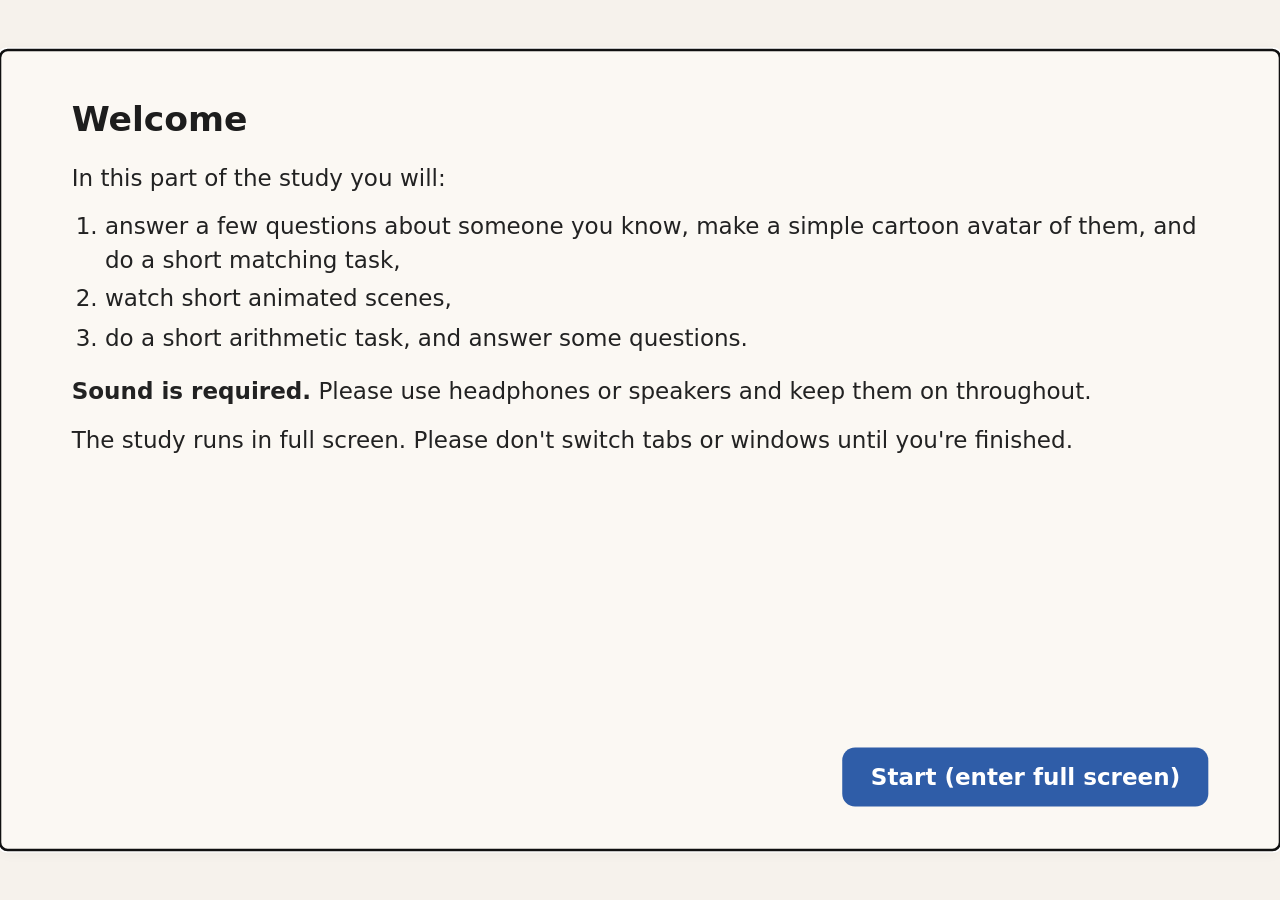
<file: experiment/index.html>
<!doctype html>
<html lang="en">
<head>
<meta charset="utf-8">
<meta name="viewport" content="width=device-width, initial-scale=1">
<title>Social Relevance Study</title>
<style>body { margin: 0; background: #F6F2EC; font-family: system-ui, sans-serif; }</style>
</head>
<body>
<!--
  Local runner (same code the Qualtrics question loads).
  URL parameters:
    PROLIFIC_PID, STUDY_ID, SESSION_ID   as Prolific sends them
    category = acquaintance | moderate | close   (random if missing)
    list     = A | B                             (random if missing)
    design_version = unique12 | repeat6          (missing: config DESIGN_VERSION, recorded as design_version_source = config_fallback)
    stranger_set   = X | Y                       (repeat6 only; random if missing)
    debug=1    shortened fillers, on-screen condition/stimulus IDs, data downloaded instead of saved
    auto=1     (with debug=1) auto-pilot: clicks through the whole study by itself
    devsave=1  (with tools/dev_server.py) write the output files into sample_data/ instead of downloading
    reset=1    clear the reload marker for this PROLIFIC_PID before starting
    name_label=0|1  hide / show the name text beneath the person in scenes (overrides config SHOW_NAME_LABEL)
    binding=0|1     turn the recall, revision and matching steps off / on (overrides the config switches)
    checkins=0|1    turn the person check-ins during the scenes off / on (overrides CHECKINS_ENABLED)
    prototype=1     load Prototype.js 1.7.1 first, as Qualtrics' classic layouts do (it replaces Array.from, map, find, ...)
-->
<script src="js/loader.js"></script>
<script>
  const q = new URLSearchParams(location.search);
  const params = {};
  ['PROLIFIC_PID', 'STUDY_ID', 'SESSION_ID', 'category', 'list', 'design_version', 'stranger_set', 'debug', 'auto', 'devsave', 'reset', 'name_label', 'binding', 'checkins'].forEach((k) => { if (q.has(k)) params[k] = q.get(k); });
  const start = () => window.SRL_LOAD({
    base: './', mode: 'local', params, version: String(Date.now()),
    finish: () => { document.body.innerHTML = '<p style="padding:24px">Finished. (In Qualtrics, the survey would now advance to the post-test questions.)</p>'; },
    onError: (e) => { document.body.innerHTML = '<p style="padding:24px">Error loading the study: ' + e.message + '</p>'; }
  });
  if (q.get('prototype') === '1') {
    const p = document.createElement('script');
    p.src = 'https://cdnjs.cloudflare.com/ajax/libs/prototype/1.7.1.0/prototype.js';
    p.onload = start; p.onerror = () => { document.body.textContent = 'Could not load Prototype.js'; };
    document.head.appendChild(p);
  } else start();
</script>
</body>
</html>
</file>
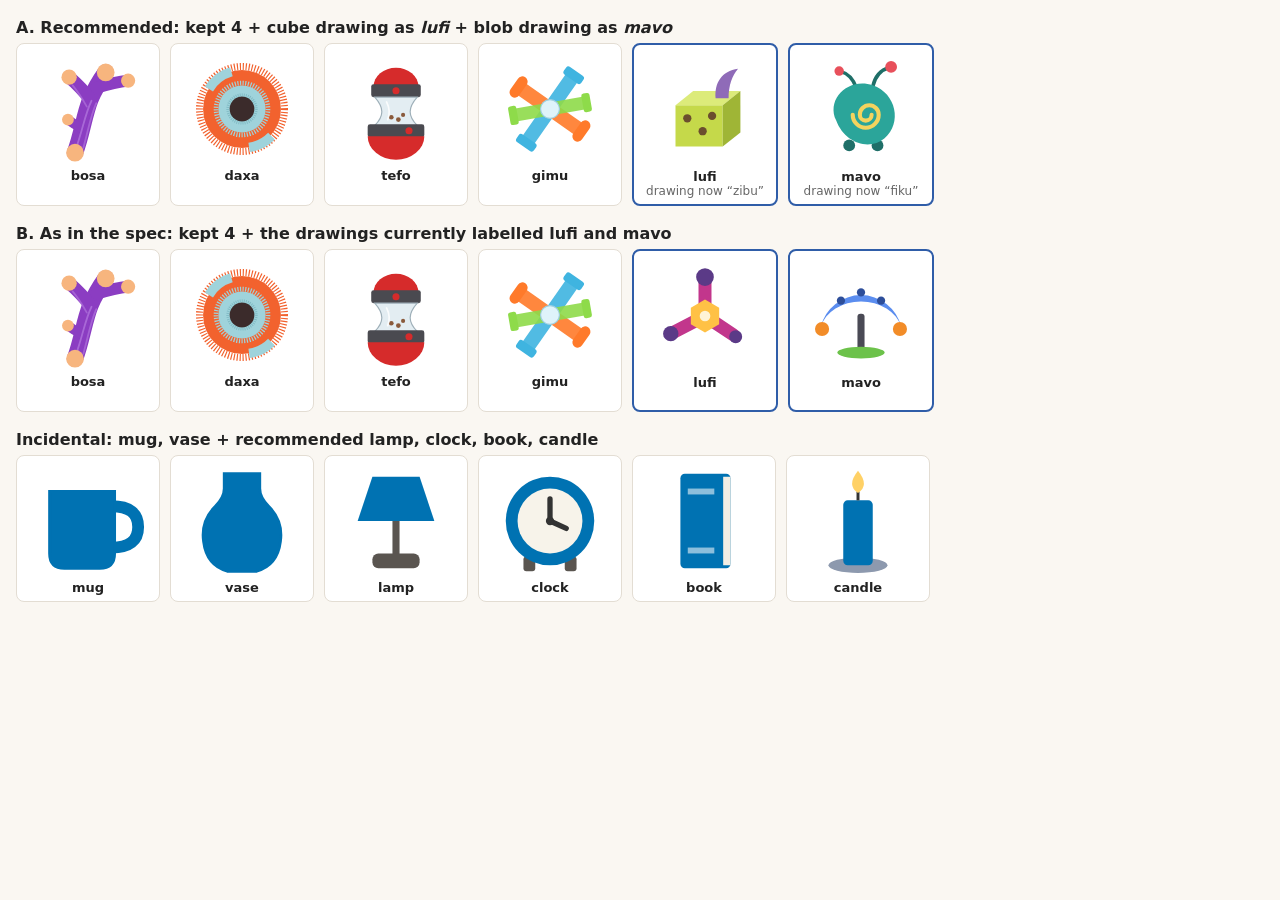
<file: design/repeat6_objects.html>
<!doctype html>
<html lang="en"><head><meta charset="utf-8"><title>Repeat-6 objects</title>
<style>
 body{font-family:system-ui,sans-serif;background:#FAF7F2;color:#222;margin:16px}
 h2{font-size:16px;margin:18px 0 6px} .row{display:flex;gap:10px;flex-wrap:wrap}
 .c{background:#fff;border:1px solid #e3ddd3;border-radius:8px;padding:6px;text-align:center;font-size:13px;width:130px}
 .c svg{width:118px;height:118px;display:block;margin:0 auto}
 .new{border:2px solid #2F5DA8} .note{font-size:12px;color:#666}
</style></head><body>
<h2>A. Recommended: kept 4 + cube drawing as <i>lufi</i> + blob drawing as <i>mavo</i></h2><div class="row" id="a"></div>
<h2>B. As in the spec: kept 4 + the drawings currently labelled lufi and mavo</h2><div class="row" id="b"></div>
<h2>Incidental: mug, vase + recommended lamp, clock, book, candle</h2><div class="row" id="i"></div>
<script src="../experiment/js/util.js"></script><script>window.SRL=window.SRL||{};</script>
<script src="../experiment/js/objects.js"></script>
<script>
const O = SRL.objects;
const cell = (id, label, cls, from) => `<div class="c ${cls||''}">${O.novelSvg(id)}<b>${label}</b><div class="note">${from||'&nbsp;'}</div></div>`;
const kept = ['bosa','daxa','tefo','gimu'].map(w => cell('obj_'+w, w));
document.getElementById('a').innerHTML = kept.join('') + cell('obj_zibu','lufi','new','drawing now “zibu”') + cell('obj_fiku','mavo','new','drawing now “fiku”');
document.getElementById('b').innerHTML = kept.join('') + cell('obj_lufi','lufi','new') + cell('obj_mavo','mavo','new');
document.getElementById('i').innerHTML = ['mug','vase','lamp','clock','book','candle'].map(t => `<div class="c">${O.incidentalSvg(t,'#0072B2')}<b>${t}</b></div>`).join('');
</script></body></html>
</file>
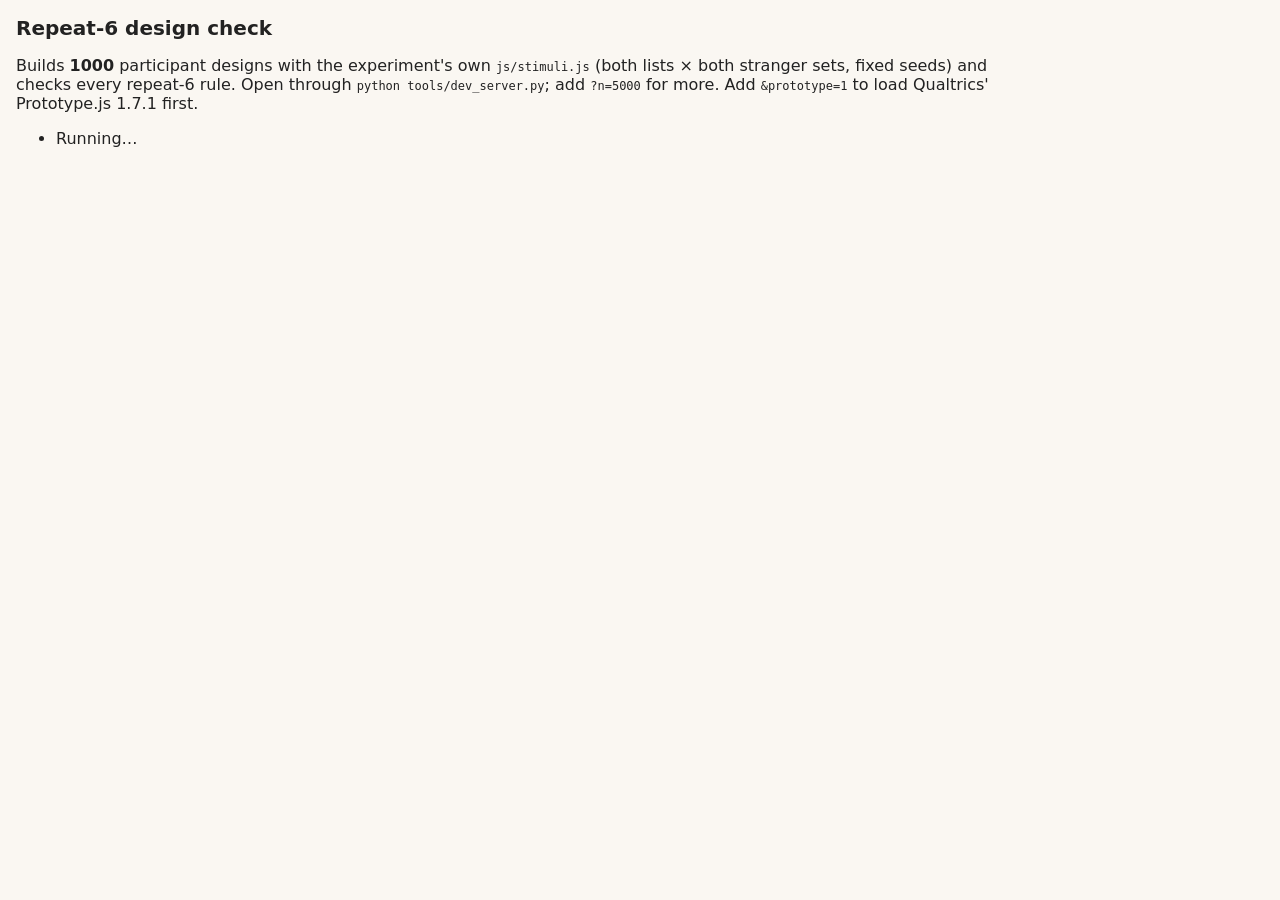
<file: tools/check_repeat6.html>
<!doctype html>
<html lang="en">
<head>
<meta charset="utf-8">
<meta name="viewport" content="width=device-width, initial-scale=1">
<title>Repeat-6 Check</title>
<style>
  body { font-family: system-ui, sans-serif; background: #FAF7F2; color: #222; margin: 16px; max-width: 980px; }
  li.bad { color: #A3302A; font-weight: 600; }
  table { border-collapse: collapse; font-size: 13px; margin: 6px 0 14px; }
  td, th { border: 1px solid #ddd3c4; padding: 3px 8px; text-align: right; }
  th:first-child, td:first-child { text-align: left; }
  code { font-size: 12px; }
</style>
</head>
<body>
<h1 style="font-size:20px">Repeat-6 design check</h1>
<p>Builds <b id="n"></b> participant designs with the experiment's own <code>js/stimuli.js</code> (both lists × both stranger sets, fixed seeds)
  and checks every repeat-6 rule. Open through <code>python tools/dev_server.py</code>; add <code>?n=5000</code> for more.
  Add <code>&amp;prototype=1</code> to load Qualtrics' Prototype.js 1.7.1 first.</p>
<ul id="checks"><li>Running…</li></ul>
<div id="tables"></div>
<script>
(function () {
  const go = () => ['../experiment/config.js', '../experiment/js/util.js', '../experiment/js/stimuli.js'].reduce((p, src) => p.then(() => new Promise((res, rej) => {
    const s = document.createElement('script'); s.src = src; s.onload = res; s.onerror = rej; document.head.appendChild(s);
  })), Promise.resolve()).then(run);
  if (/prototype=1/.test(location.search)) {
    const p = document.createElement('script');
    p.src = 'https://cdnjs.cloudflare.com/ajax/libs/prototype/1.7.1.0/prototype.js';
    p.onload = go; document.head.appendChild(p);
  } else go();

  async function run() {
    const N = +(new URLSearchParams(location.search).get('n') || 1000);
    document.getElementById('n').textContent = N;
    const U = SRL.util, St = SRL.stimuli;
    const fails = {}, fail = (k, msg) => { fails[k] = fails[k] || { n: 0, ex: msg }; fails[k].n++; };
    const count = { fam: 0 };
    const targetPos = [0, 0, 0, 0], foilPos = [0, 0, 0, 0], faceLeft = [0, 0], foilApp = {}, pairDM = { together: 0 };
    const lagHist = {}, lastPair = { 'known>unfamiliar': 0, 'unfamiliar>known': 0 };
    const posBySet = {};
    let data = {};
    for (const ss of ['X', 'Y']) { await St.load('../experiment/', 'repeat6', ss); data[ss] = St.data(); }
    for (let i = 0; i < N; i++) {
      const list = i % 2 ? 'B' : 'A', ss = (i >> 1) % 2 ? 'Y' : 'X';
      await St.load('../experiment/', 'repeat6', ss);
      U.seed(1000 + i);
      const d = St.design(list);
      const fam = d.fam, sets = d.sets;
      // conditions and lists
      const known = sets.filter((s) => s.condition === 'known').map((s) => s.id).join(',');
      if (known !== (list === 'A' ? 'ss1,ss3,ss5' : 'ss2,ss4,ss6')) fail('list', `list ${list}: known = ${known}`);
      // matched strangers: known and unfamiliar sets have identical gender x age
      const demo = (c) => sets.filter((s) => s.condition === c).map((s) => s.stranger.gender + s.stranger.age).sort().join(',');
      if (demo('known') !== demo('unfamiliar')) fail('demo', 'stranger demographics differ between conditions');
      // familiarization
      if (fam.length !== 12) fail('len', 'not 12 trials');
      const b1 = fam.slice(0, 6).map((s) => s.id), b2 = fam.slice(6).map((s) => s.id);
      if (new Set(b1).size !== 6 || new Set(b2).size !== 6) fail('blocks', 'a block does not contain all 6 scene sets');
      if (fam[6].id === fam[5].id) fail('c1', 'block 2 starts with block 1\'s last scene set');
      for (let k = 2; k < 12; k++) if (fam[k].condition === fam[k - 1].condition && fam[k].condition === fam[k - 2].condition) { fail('c2', '3 consecutive scenes of one condition'); break; }
      for (const blk of [fam.slice(0, 6), fam.slice(6)]) for (let k = 2; k < 6; k++) if (blk[k].condition === blk[k - 1].condition && blk[k].condition === blk[k - 2].condition) fail('c2b', 'within a block');
      if (fam[10].condition === fam[11].condition) fail('c3', 'last 2 trials are the same condition');
      lastPair[fam[10].condition + '>' + fam[11].condition]++;
      const first = {};
      fam.forEach((s, k) => {
        if (!first[s.id]) {
          first[s.id] = { pos: k + 1, s };
          if (s.presentation !== 1 || s.lag !== null) fail('pres1', 'first showing not coded presentation 1 / lag blank');
        } else {
          const f = first[s.id].s;
          if (s.presentation !== 2 || s.lag !== k + 1 - first[s.id].pos) fail('pres2', 'second showing presentation / lag wrong');
          lagHist[s.lag] = (lagHist[s.lag] || 0) + 1;
          for (const key of ['word', 'object_id', 'incidental', 'incidental_color', 'greet_clip', 'label_clip', 'condition']) if (s[key] !== f[key]) fail('same_' + key, 'second showing differs in ' + key);
          if (s.stranger.id !== f.stranger.id) fail('same_stranger', 'second showing has a different stranger');
        }
        posBySet[s.id] = posBySet[s.id] || {}; posBySet[s.id][k + 1] = (posBySet[s.id][k + 1] || 0) + 1;
      });
      count.fam++;
      // word test
      const use = {}; sets.forEach((s) => (use[s.id] = 0));
      const wpos = [0, 0, 0, 0];
      d.tests.word.forEach((t) => {
        const ti = t.options.findIndex((o) => o.set_id === t.set.id);
        wpos[ti]++; targetPos[ti]++;
        if (t.options.length !== 4 || new Set(t.options.map((o) => o.set_id)).size !== 4) fail('w4', 'word trial without 4 distinct options');
        t.options.forEach((o, k) => { if (o.set_id !== t.set.id) { use[o.set_id]++; foilPos[k]++; foilApp[o.set_id] = (foilApp[o.set_id] || 0) + 1; } });
        const fc = t.options.filter((o) => o.set_id !== t.set.id).map((o) => o.condition);
        if (fc.indexOf('known') < 0 || fc.indexOf('unfamiliar') < 0) fail('wcond', 'word foils not from both conditions');
        const words = t.options.map((o) => data[ss].scene_sets.filter((x) => x.id === o.set_id)[0].word);
        if (words.indexOf('daxa') >= 0 && words.indexOf('mavo') >= 0) pairDM.together++;
      });
      if (!sets.every((s) => use[s.id] === 3)) fail('w3', 'an object is not a foil exactly 3 times: ' + JSON.stringify(use));
      if (!wpos.every((x) => x >= 1 && x <= 2)) fail('wpos', 'target positions not 1-2 each: ' + wpos.join(','));
      // face test
      const left = d.tests.face.filter((t) => t.options[0].target).length;
      faceLeft[0] += left; faceLeft[1] += 6 - left;
      if (left !== 3) fail('face', 'face targets on the left: ' + left);
      d.tests.face.forEach((t) => { if (t.options.length !== 2 || t.options.filter((o) => o.target).length !== 1) fail('face2', 'face trial options'); });
      // incidental test
      d.tests.incid.forEach((t) => { if (t.options.filter((o) => o.target).length !== 1 || t.options.length !== 4) fail('inc', 'incidental options'); });
      if (d.tests.word.length !== 6 || d.tests.face.length !== 6 || d.tests.incid.length !== 6) fail('n18', 'not 6 trials per test');
    }
    const rules = [
      ['list', 'List A: ss1, ss3, ss5 known; list B: ss2, ss4, ss6 known'],
      ['demo', 'Known and unfamiliar strangers have identical gender presentation × age'],
      ['len', '12 familiarization trials'], ['blocks', 'Each block shows all 6 scene sets once'],
      ['c1', 'Constraint 1: block 2 does not start with block 1\'s last scene set'],
      ['c2', 'Constraint 2: no more than 2 consecutive scenes of one condition (across the block boundary too)'],
      ['c2b', 'Constraint 2 within each block'],
      ['c3', 'Constraint 3: last 2 trials are one known + one unfamiliar'],
      ['pres1', 'First showings: presentation 1, lag blank'], ['pres2', 'Second showings: presentation 2, lag = trials since first showing'],
      ['same_word', 'Second showing: same word'], ['same_object_id', 'same object'], ['same_incidental', 'same incidental object'],
      ['same_incidental_color', 'same incidental colour'], ['same_greet_clip', 'same greeting clip'], ['same_label_clip', 'same label clip'],
      ['same_stranger', 'same stranger'], ['same_condition', 'same condition'],
      ['w4', 'Word test: 4 distinct options'], ['w3', 'Word test: each object is a foil exactly 3 times'],
      ['wcond', 'Word test: foils from both conditions in every trial'], ['wpos', 'Word test: each target position used once or twice per participant'],
      ['face', 'Face test: target on the left in exactly 3 of 6 trials'], ['face2', 'Face test: 2 options, 1 target'],
      ['inc', 'Incidental test: 4 colours, 1 target'], ['n18', '6 trials per test type (18 in all)']
    ];
    document.getElementById('checks').innerHTML = rules.map(([k, t]) => {
      const f = fails[k];
      return `<li class="${f ? 'bad' : ''}">${f ? '✗' : '✓'} ${t}${f ? ` — failed in ${f.n} of ${N} (e.g. ${f.ex})` : ''}</li>`;
    }).join('');
    const pct = (a) => { const s = a.reduce((x, y) => x + y, 0); return a.map((x) => `${x} (${(100 * x / s).toFixed(1)}%)`); };
    const row = (name, cells) => `<tr><td>${name}</td>${cells.map((c) => `<td>${c}</td>`).join('')}</tr>`;
    let html = `<h2 style="font-size:16px">Balance across ${N} participants</h2>`;
    html += '<table><tr><th></th><th>position 1</th><th>2</th><th>3</th><th>4</th></tr>' + row('word-test target', pct(targetPos)) + row('word-test foils', pct(foilPos)) + '</table>';
    html += '<table><tr><th></th><th>left</th><th>right</th></tr>' + row('face-test target', pct(faceLeft)) + '</table>';
    html += '<table><tr><th>scene set</th><th>foil appearances</th></tr>' + Object.keys(foilApp).sort().map((k) => row(k, [foilApp[k]])).join('') + '</table>';
    html += '<table><tr><th>last two trials</th><th>n</th></tr>' + Object.keys(lastPair).map((k) => row(k, [lastPair[k]])).join('') + '</table>';
    html += '<table><tr><th>lag</th>' + Object.keys(lagHist).map((k) => `<th>${k}</th>`).join('') + '</tr>' + row('second showings', Object.keys(lagHist).map((k) => lagHist[k])) + '</table>';
    html += `<p>daxa and mavo in the same word trial: ${pairDM.together} of ${N * 6} trials (allowed; the never-together rule was dropped).</p>`;
    document.getElementById('tables').innerHTML = html;
    window.CHECK_RESULT = { N, ok: !Object.keys(fails).length, fails, targetPos, foilPos, faceLeft, foilApp, lastPair, lagHist, pairDM };
  }
})();
</script>
</body>
</html>
</file>
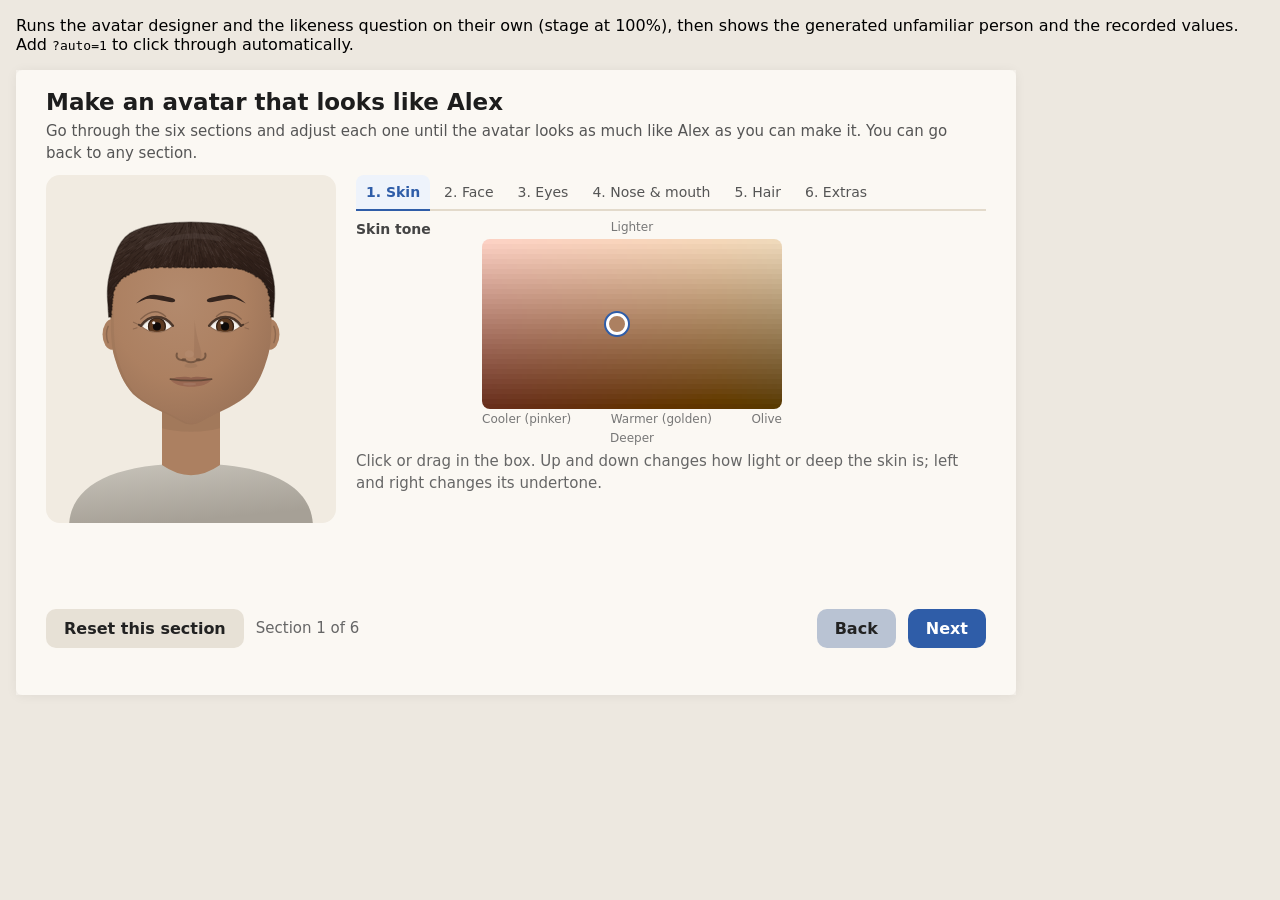
<file: tools/designer_preview.html>
<!doctype html>
<html lang="en">
<head>
<meta charset="utf-8">
<meta name="viewport" content="width=device-width, initial-scale=1">
<title>Designer Preview</title>
<link rel="stylesheet" href="../experiment/css/experiment.css">
<style>
  body { margin: 0; background: #EDE8E0; font-family: system-ui, sans-serif; }
  .srl-viewport { position: relative; inset: auto; width: 1000px; height: 625px; margin: 16px; }
  .srl-canvas { position: relative; left: 0; top: 0; transform: none; }
  #log { font: 12px ui-monospace, monospace; margin: 0 16px 16px; white-space: pre-wrap; }
</style>
</head>
<body>
<p style="margin:16px 16px 0">Runs the avatar designer and the likeness question on their own (stage at 100%), then shows the generated unfamiliar
  person and the recorded values. Add <code>?auto=1</code> to click through automatically.</p>
<div class="srl-viewport"><div class="srl-canvas" id="stage"></div></div>
<div id="log"></div>
<script src="../experiment/config.js"></script>
<script src="../experiment/js/util.js"></script>
<script src="../experiment/js/people.js"></script>
<script src="../experiment/js/avatar_rules.js"></script>
<script src="../experiment/js/ui.js"></script>
<script src="../experiment/js/designer.js"></script>
<script>
(async function () {
  const el = document.getElementById('stage'), log = document.getElementById('log');
  const S = { knownName: 'Alex', auto: /auto=1/.test(location.search) };
  const d = await SRL.designer.run(el, S);
  const l = await SRL.designer.likeness(el, S, d.spec);
  const u = SRL.avatarRules.unfamiliar(d.spec, 12345, SRL_CONFIG);
  el.innerHTML = `<div class="srl-page"><h1>Known and unfamiliar person</h1><div style="display:flex;gap:30px">${SRL.people.svg(d.spec, { attrs: 'width="250" height="300"' })}${SRL.people.svg(u.spec, { attrs: 'width="250" height="300"' })}</div></div>`;
  log.textContent = JSON.stringify(Object.assign({}, d, l, { known: SRL.people.vecString(d.spec), unfamiliar: SRL.people.vecString(u.spec), changes: u.changes, distance: u.distance }), null, 1);
  window.DESIGNER_RESULT = { d, l, u };
})();
</script>
</body>
</html>
</file>
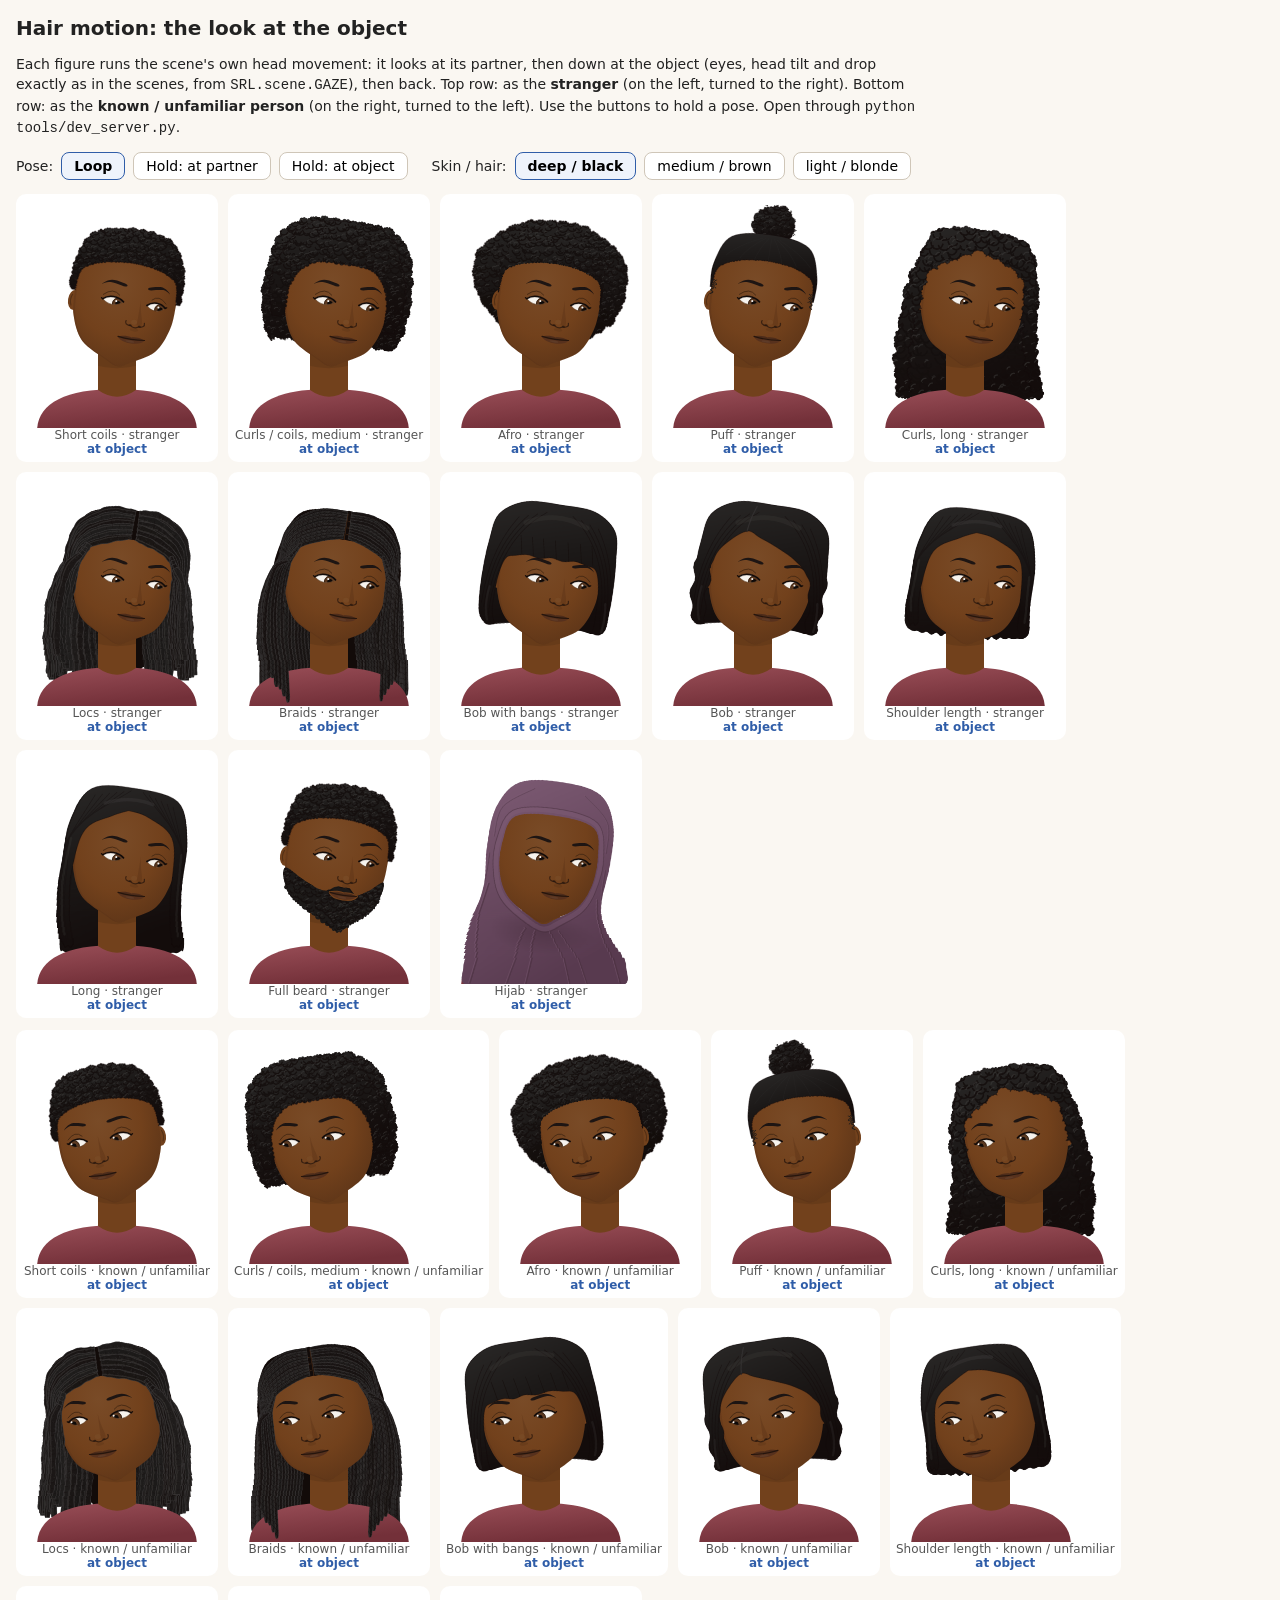
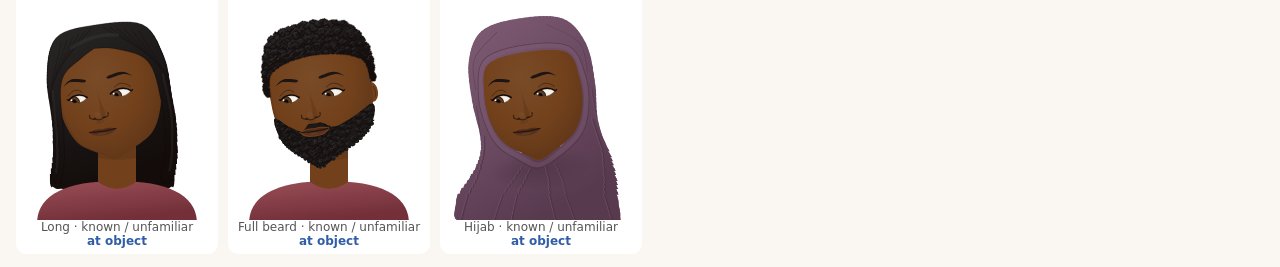
<file: tools/hair_motion.html>
<!doctype html>
<html lang="en">
<head>
<meta charset="utf-8">
<meta name="viewport" content="width=device-width, initial-scale=1">
<title>Hair Motion</title>
<style>
  body { font-family: system-ui, sans-serif; background: #FAF7F2; color: #222; margin: 16px; }
  h1 { font-size: 20px; margin: 0 0 6px; }
  p { max-width: 900px; font-size: 14px; line-height: 1.45; }
  .bar { display: flex; flex-wrap: wrap; gap: 8px; align-items: center; margin: 8px 0 14px; font-size: 14px; }
  .bar button { font: inherit; padding: 5px 12px; border-radius: 8px; border: 1.5px solid #CFC6B8; background: #fff; cursor: pointer; }
  .bar button.sel { border-color: #2F5DA8; background: #EEF3FB; font-weight: 600; }
  .grid { display: flex; flex-wrap: wrap; gap: 10px; }
  .card { background: #fff; border-radius: 10px; padding: 6px; text-align: center; font-size: 12px; color: #555; }
  .card svg { display: block; width: 190px; height: 228px; }
  .state { font-weight: 600; color: #2F5DA8; }
</style>
</head>
<body>
<h1>Hair motion: the look at the object</h1>
<p>Each figure runs the scene's own head movement: it looks at its partner, then down at the object (eyes, head tilt and
  drop exactly as in the scenes, from <code>SRL.scene.GAZE</code>), then back. Top row: as the <b>stranger</b> (on the left,
  turned to the right). Bottom row: as the <b>known / unfamiliar person</b> (on the right, turned to the left). Use the buttons
  to hold a pose. Open through <code>python tools/dev_server.py</code>.</p>
<div class="bar">
  <span>Pose:</span>
  <button data-m="loop" class="sel">Loop</button><button data-m="partner">Hold: at partner</button><button data-m="object">Hold: at object</button>
  <span style="margin-left:16px">Skin / hair:</span>
  <button data-l="0" class="sel">deep / black</button><button data-l="1">medium / brown</button><button data-l="2">light / blonde</button>
</div>
<div id="out"></div>
<script src="../experiment/config.js"></script>
<script src="../experiment/js/util.js"></script>
<script src="../experiment/js/people.js"></script>
<script src="../experiment/js/avatar_rules.js"></script>
<script src="../experiment/js/objects.js"></script>
<script src="../experiment/js/stimuli.js"></script>
<script src="../experiment/js/audio.js"></script>
<script src="../experiment/js/ui.js"></script>
<script src="../experiment/js/scene.js"></script>
<script>
  const P = SRL.people, G = SRL.scene.GAZE;
  const LOOKS = [{ skinL: 0.9, skinU: 0.45, hairColor: 0 }, { skinL: 0.5, skinU: 0.6, hairColor: 0.4 }, { skinL: 0.15, skinU: 0.4, hairColor: 0.9 }];
  const STYLES = [
    ['Short coils', { hairStyle: 'coils_short', texture: 'coily', length: 'short' }],
    ['Curls / coils, medium', { hairStyle: 'curly_mid', texture: 'coily', length: 'medium' }],
    ['Afro', { hairStyle: 'afro', texture: 'coily', length: 'medium' }],
    ['Puff', { hairStyle: 'bun', texture: 'coily', length: 'medium' }],
    ['Curls, long', { hairStyle: 'curly_long', texture: 'curly', length: 'long' }],
    ['Locs', { hairStyle: 'locs', texture: 'coily', length: 'long' }],
    ['Braids', { hairStyle: 'braids', texture: 'coily', length: 'long' }],
    ['Bob with bangs', { hairStyle: 'bangs', texture: 'straight', length: 'medium' }],
    ['Bob', { hairStyle: 'bob', texture: 'wavy', length: 'medium' }],
    ['Shoulder length', { hairStyle: 'shoulder', texture: 'straight', length: 'medium' }],
    ['Long', { hairStyle: 'long', texture: 'straight', length: 'long' }],
    ['Full beard', { hairStyle: 'coils_short', texture: 'coily', length: 'short', facial: 'fullbeard' }],
    ['Hijab', { hairStyle: 'long', texture: 'straight', length: 'long', covering: 'hijab', coverColor: 'plum' }]
  ];
  let mode = 'loop', look = 0, rigs = [], timer = null;
  function build() {
    const out = document.getElementById('out');
    out.innerHTML = '';
    rigs = [];
    for (const [role, facing] of [['stranger', 1], ['other', -1]]) {
      const row = document.createElement('div'); row.className = 'grid'; row.style.marginBottom = '12px';
      for (const [name, st] of STYLES) {
        const spec = Object.assign({}, P.NEUTRAL, { age: 'young', shirt: Object.keys(P.DESIGNER_SHIRTS)[2] }, LOOKS[look], st);
        const card = document.createElement('div'); card.className = 'card';
        card.innerHTML = P.svg(spec, { facing, cacheHair: true }) + `<div>${name} · ${role === 'stranger' ? 'stranger' : 'known / unfamiliar'}</div><div class="state"></div>`;
        row.appendChild(card);
        const g = G[role], at = role === 'stranger' ? g.other : g.stranger;
        rigs.push({ rig: new P.PersonRig(card.querySelector('svg'), spec, facing, at), at, obj: g.object, label: card.querySelector('.state') });
      }
      out.appendChild(row);
    }
    run();
  }
  const pose = (r, which) => { r.rig.set(Object.assign({}, which === 'object' ? r.obj : r.at)); r.label.textContent = 'at ' + which; };
  async function run() {
    if (timer) clearTimeout(timer);
    if (mode !== 'loop') { rigs.forEach((r) => pose(r, mode)); return; }
    const myBuild = rigs;
    const step = async (which) => {
      if (rigs !== myBuild || mode !== 'loop') return;
      await Promise.all(rigs.map((r) => { r.label.textContent = 'to ' + which; return r.rig.to(Object.assign({}, which === 'object' ? r.obj : r.at), 350); }));
      rigs.forEach((r) => (r.label.textContent = 'at ' + which));
      timer = setTimeout(() => step(which === 'object' ? 'partner' : 'object'), 1100);
    };
    step('object');
  }
  document.querySelectorAll('[data-m]').forEach((b) => (b.onclick = () => { document.querySelectorAll('[data-m]').forEach((x) => x.classList.toggle('sel', x === b)); mode = b.dataset.m; run(); }));
  document.querySelectorAll('[data-l]').forEach((b) => (b.onclick = () => { document.querySelectorAll('[data-l]').forEach((x) => x.classList.toggle('sel', x === b)); look = +b.dataset.l; build(); }));
  build();
</script>
</body>
</html>
</file>
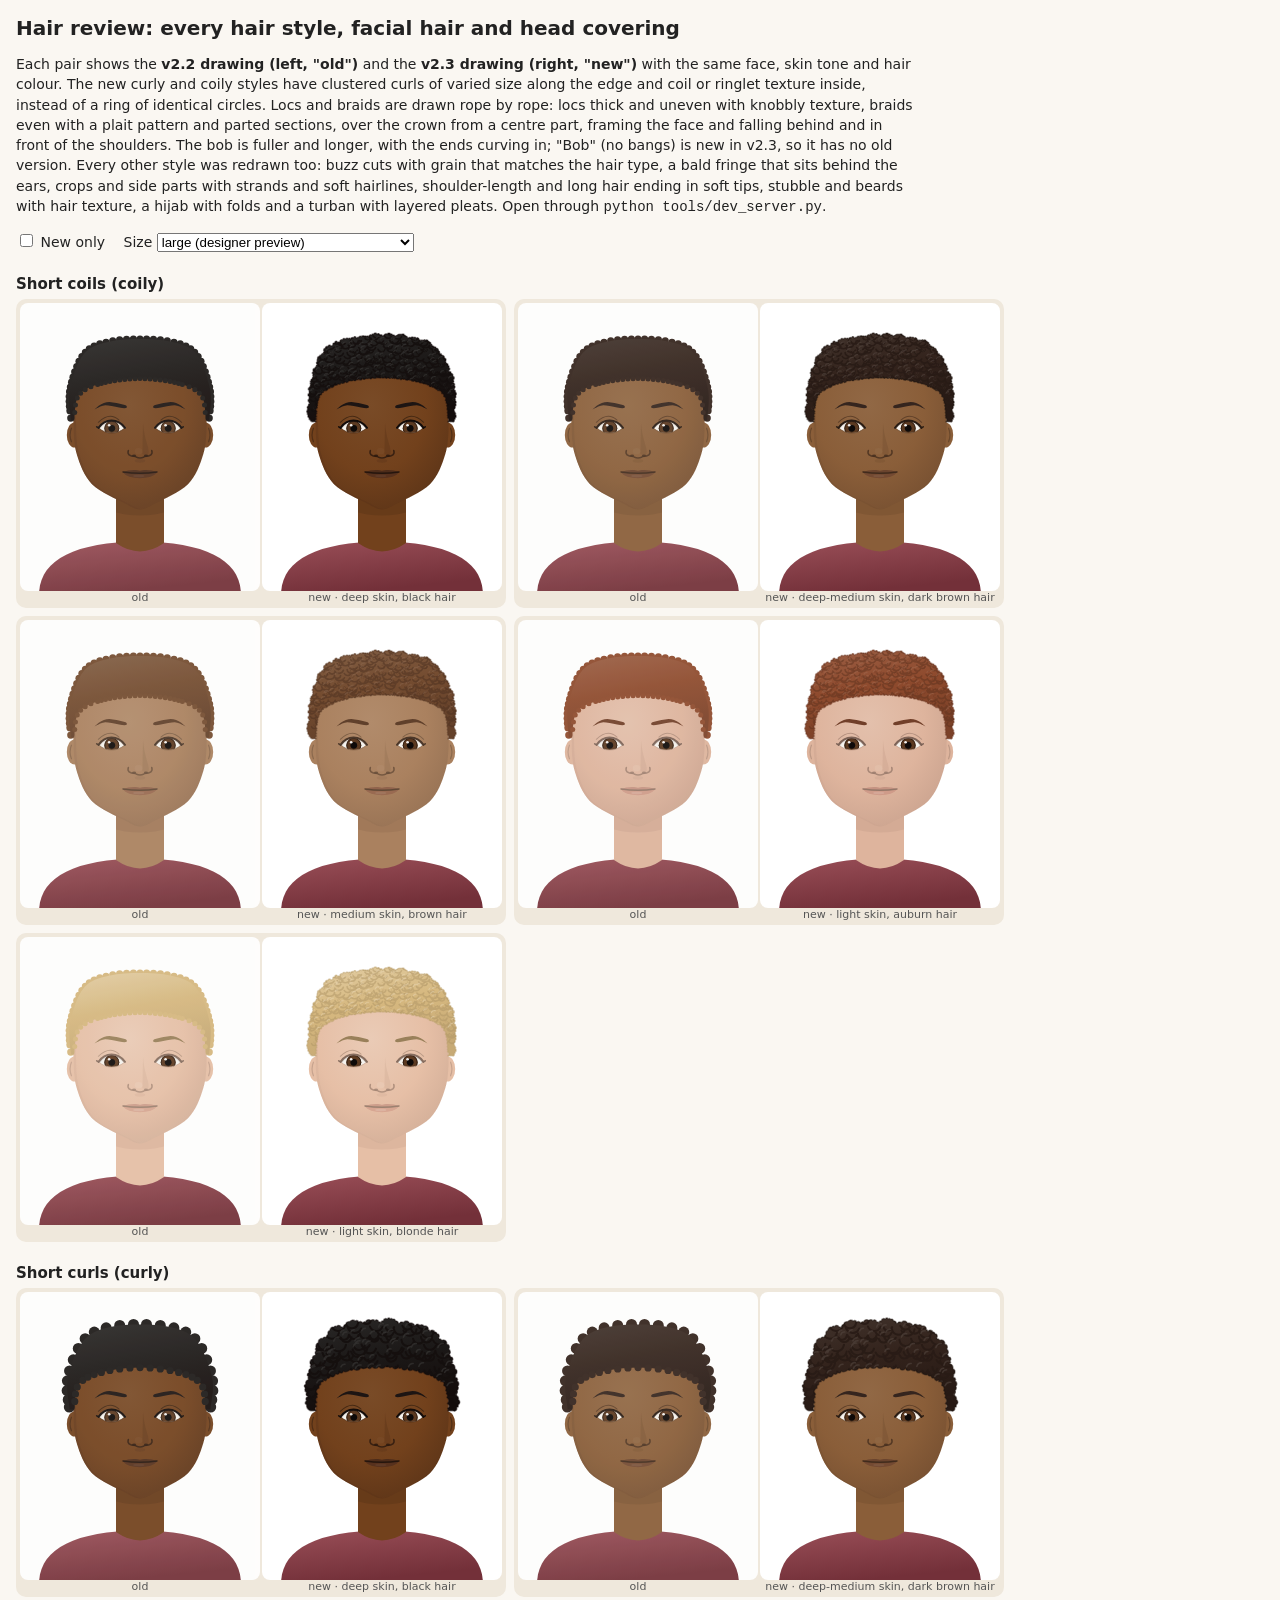
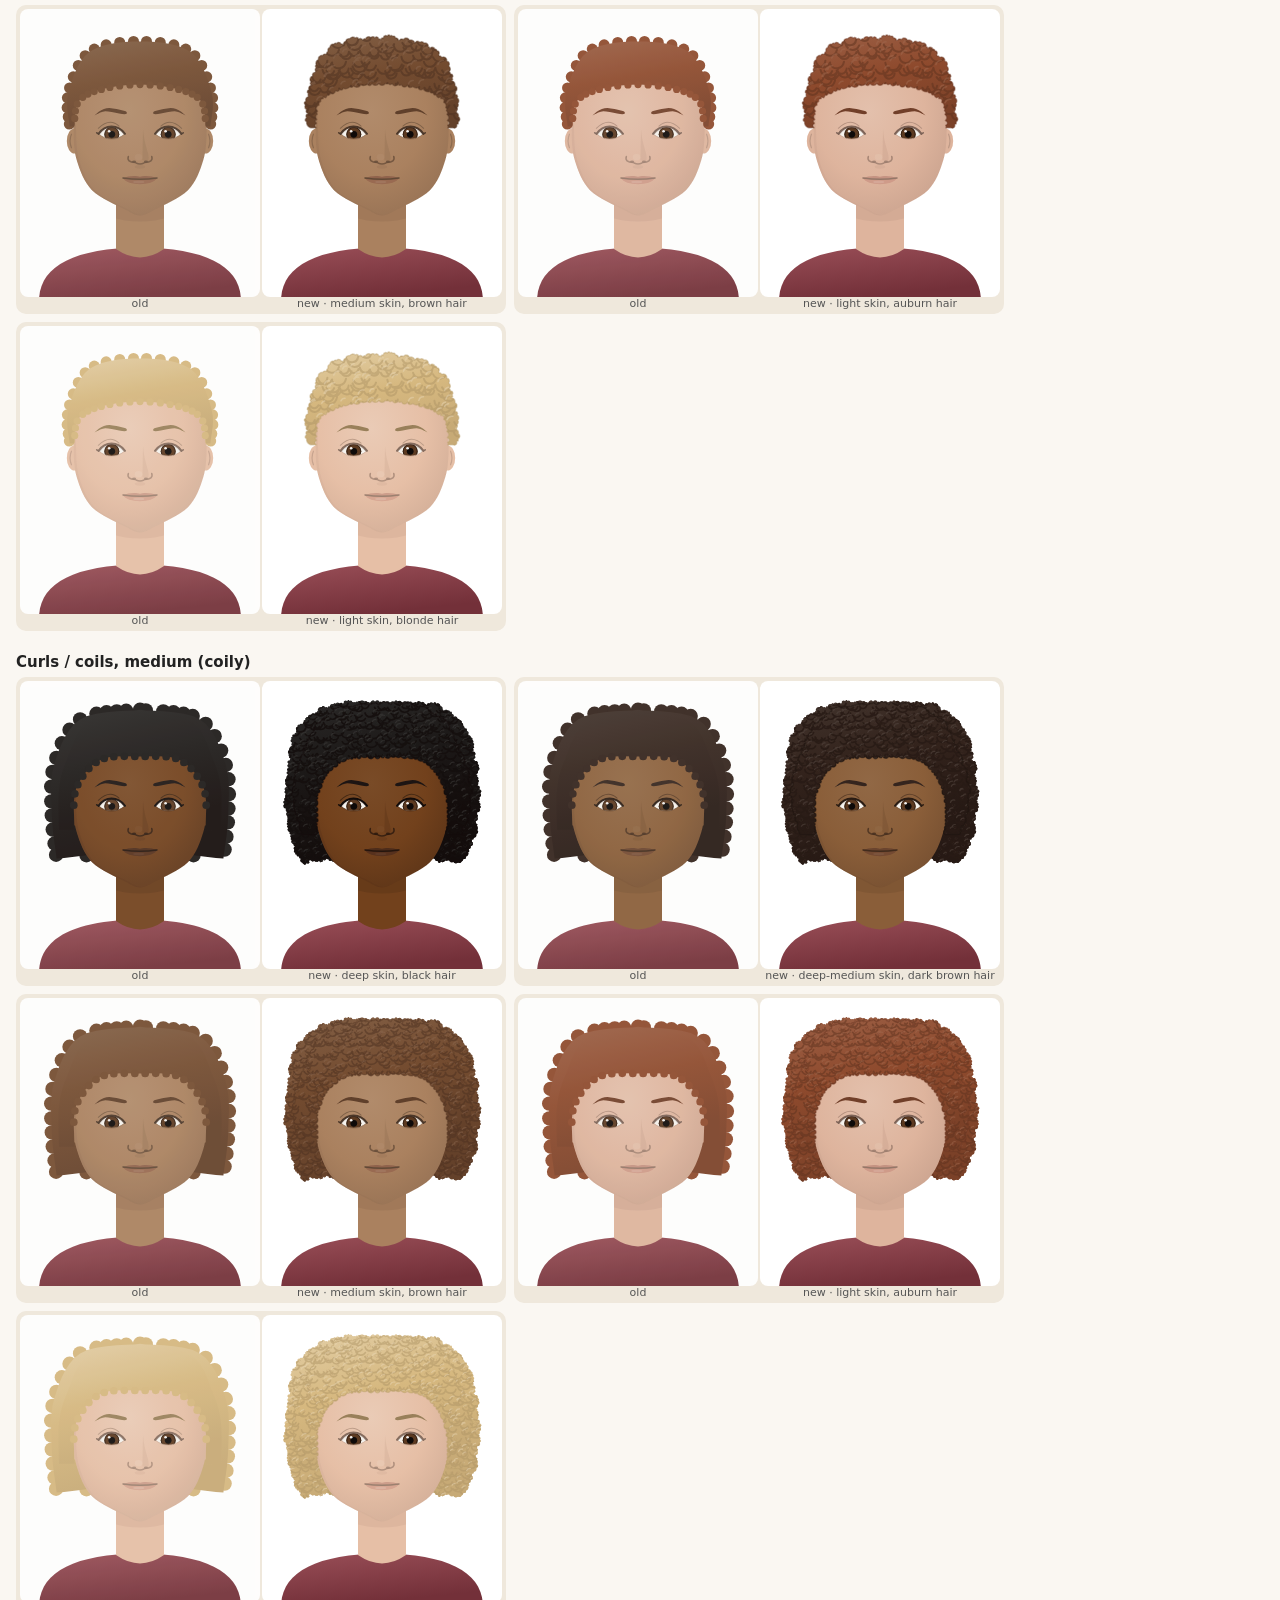
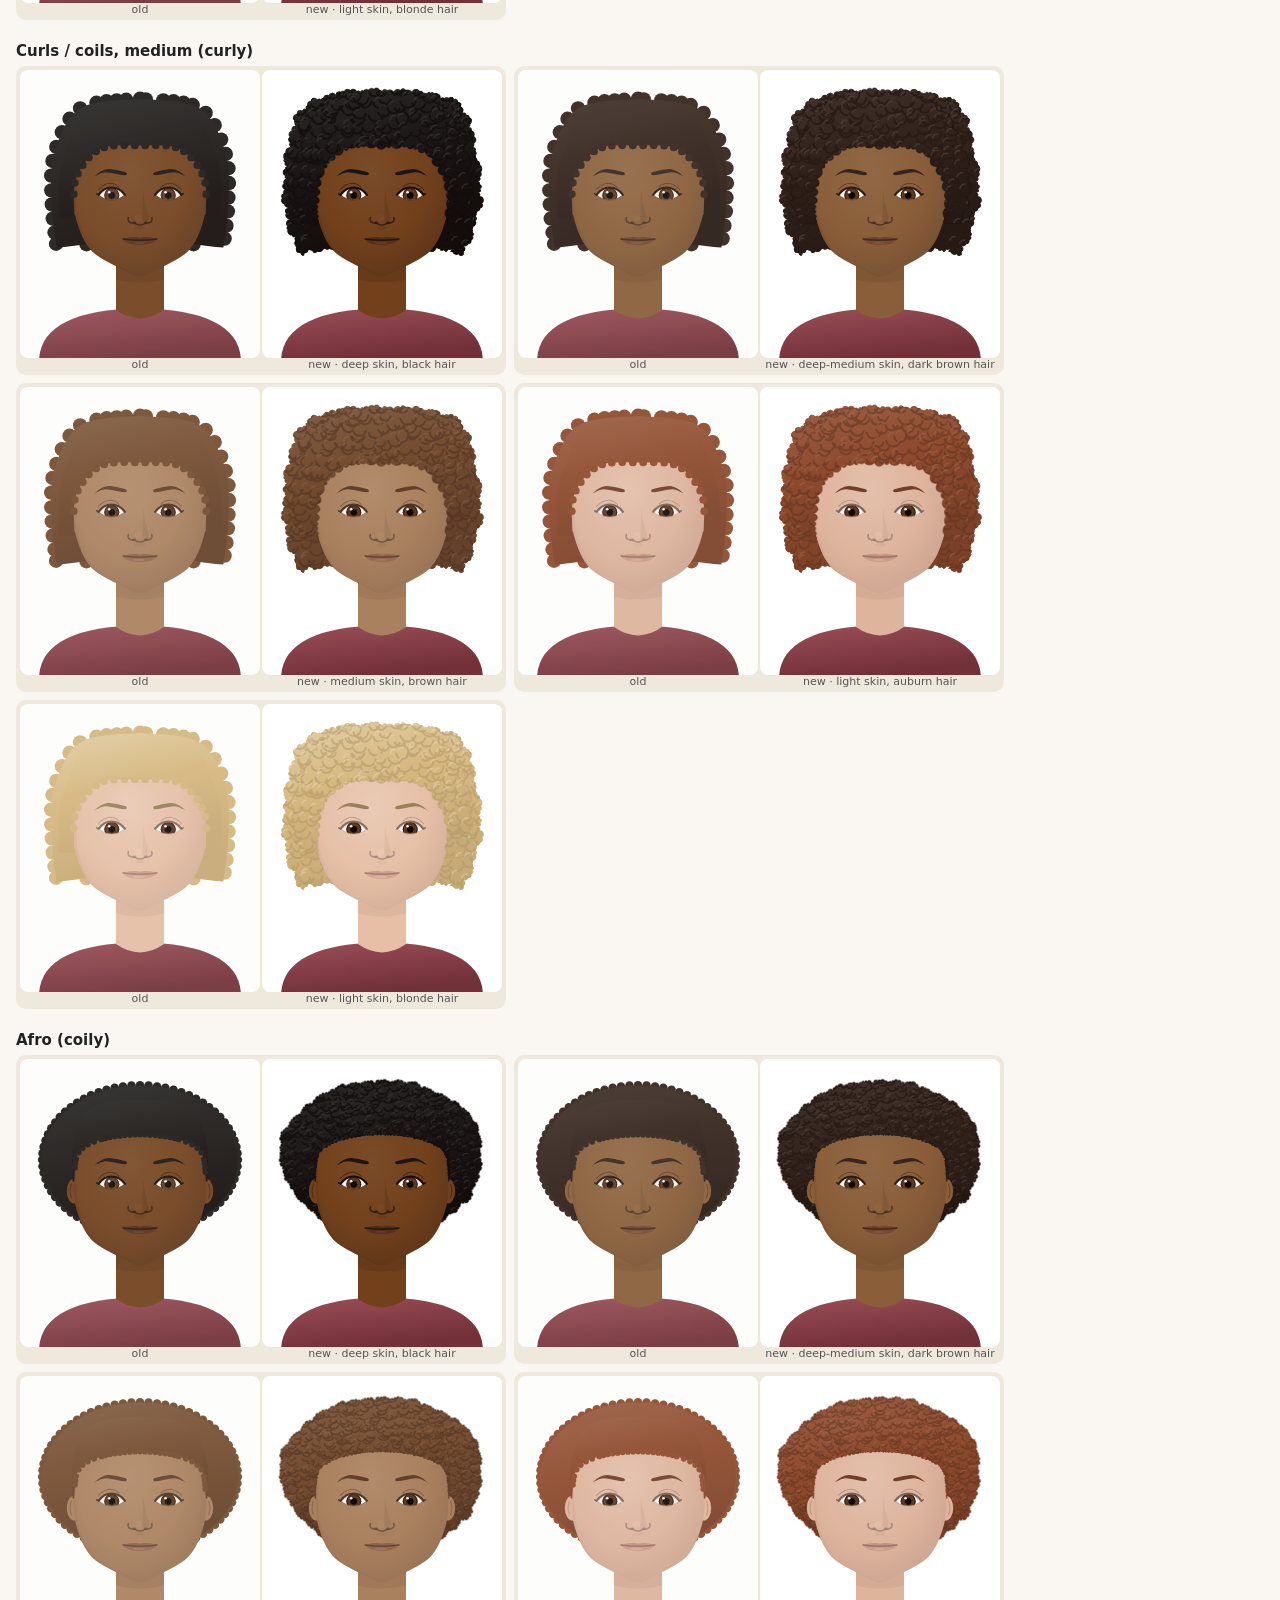
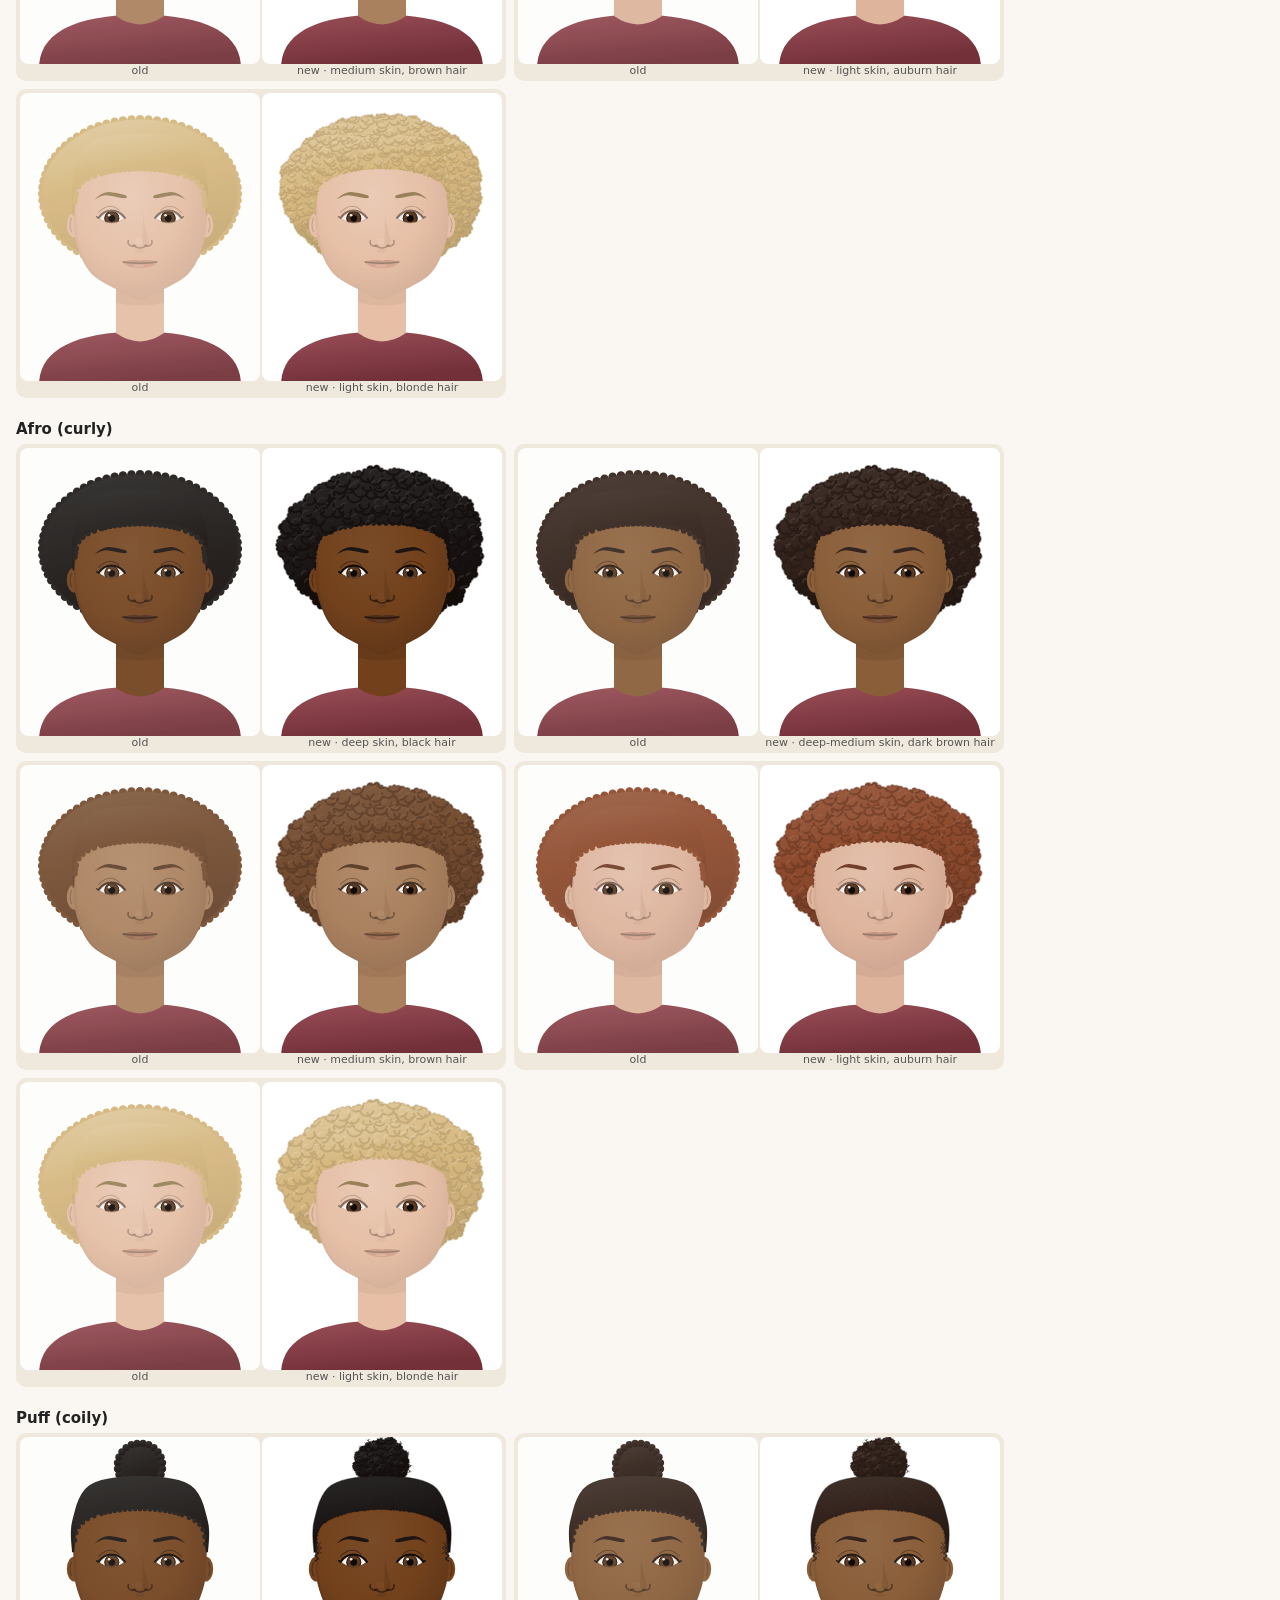
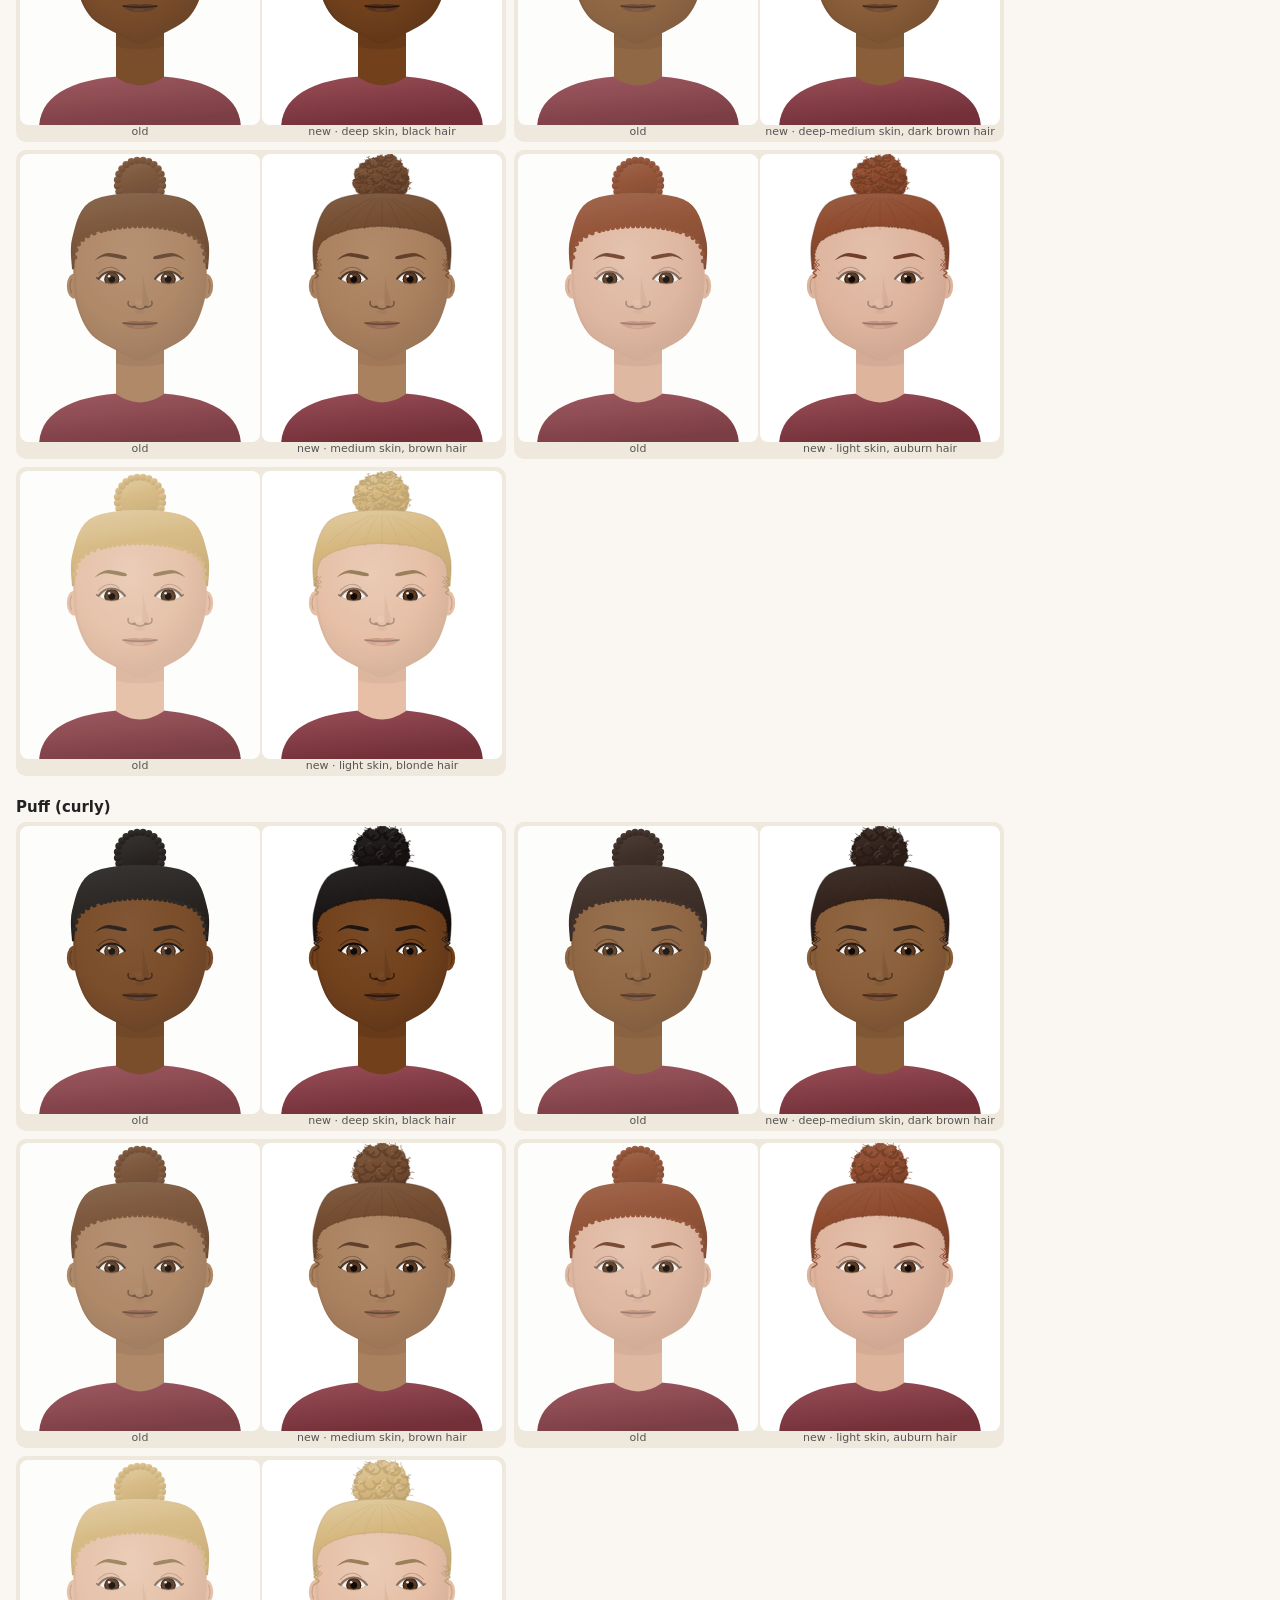
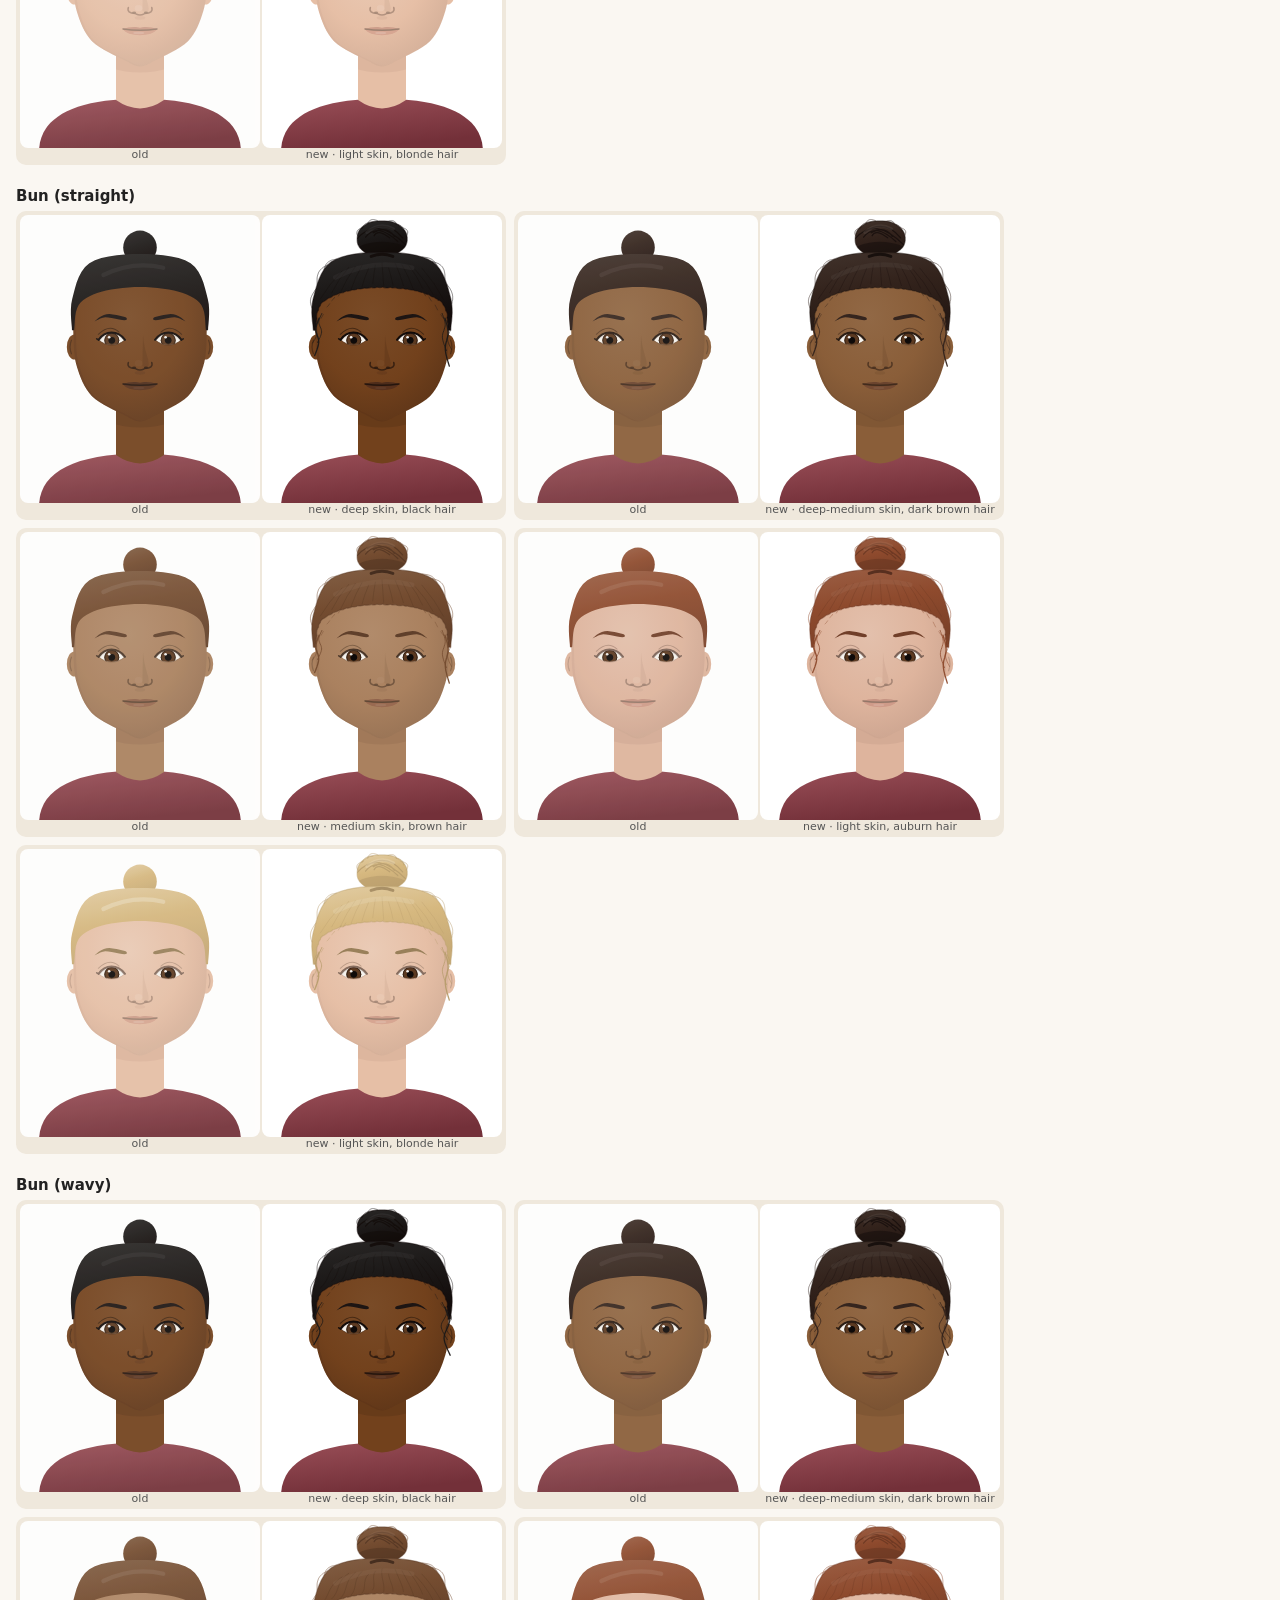
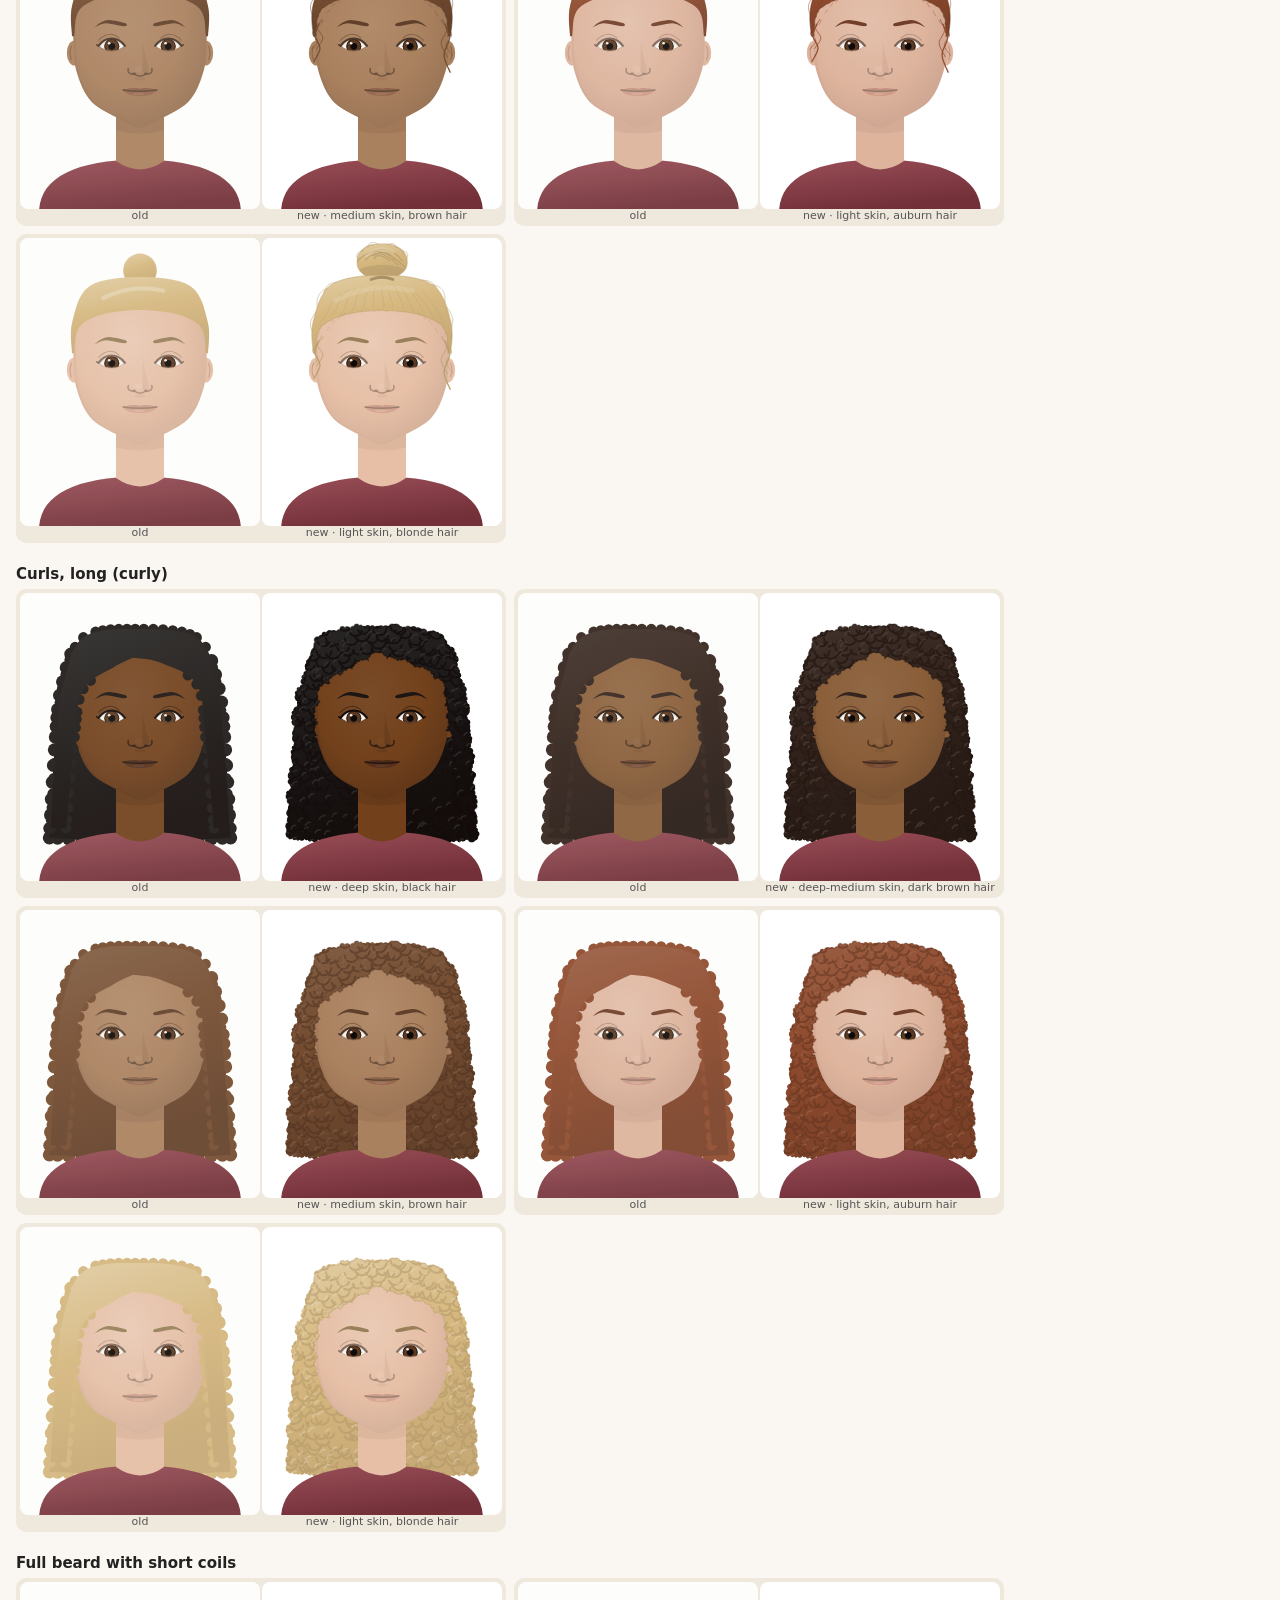
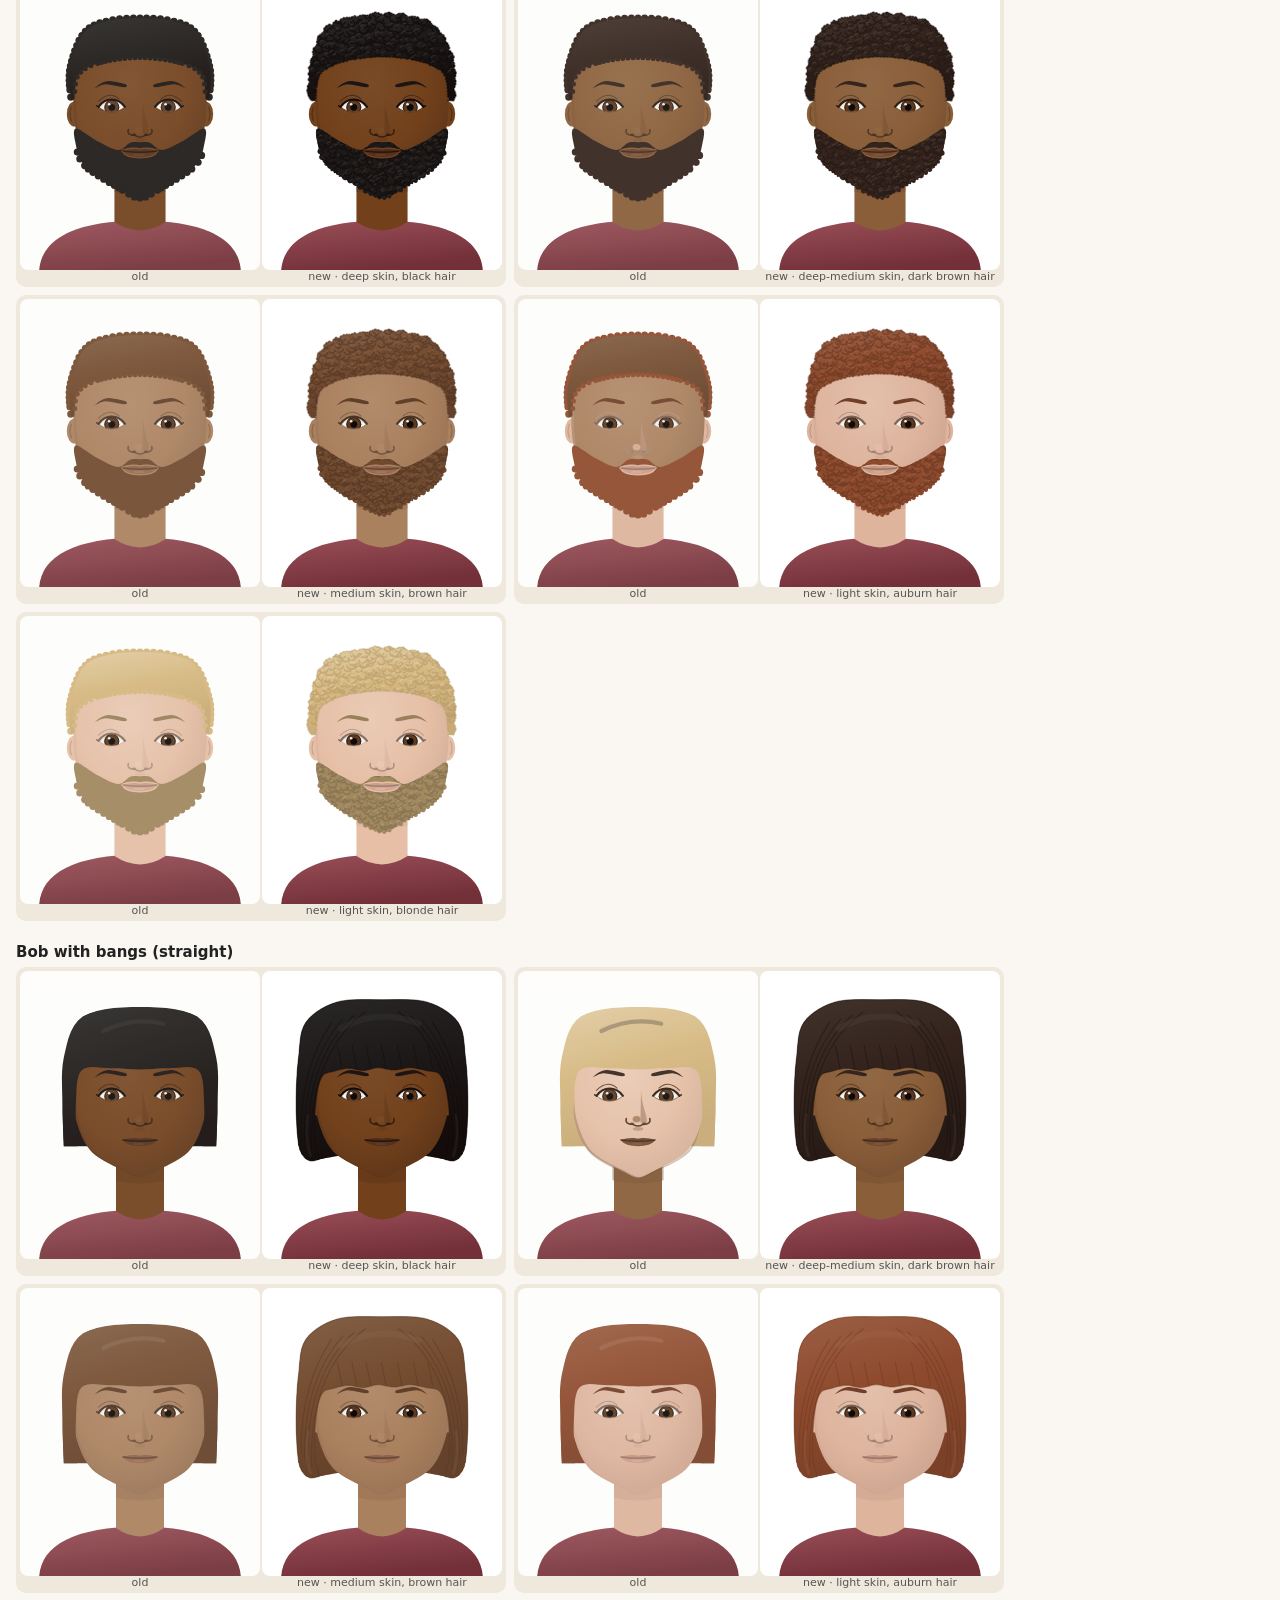
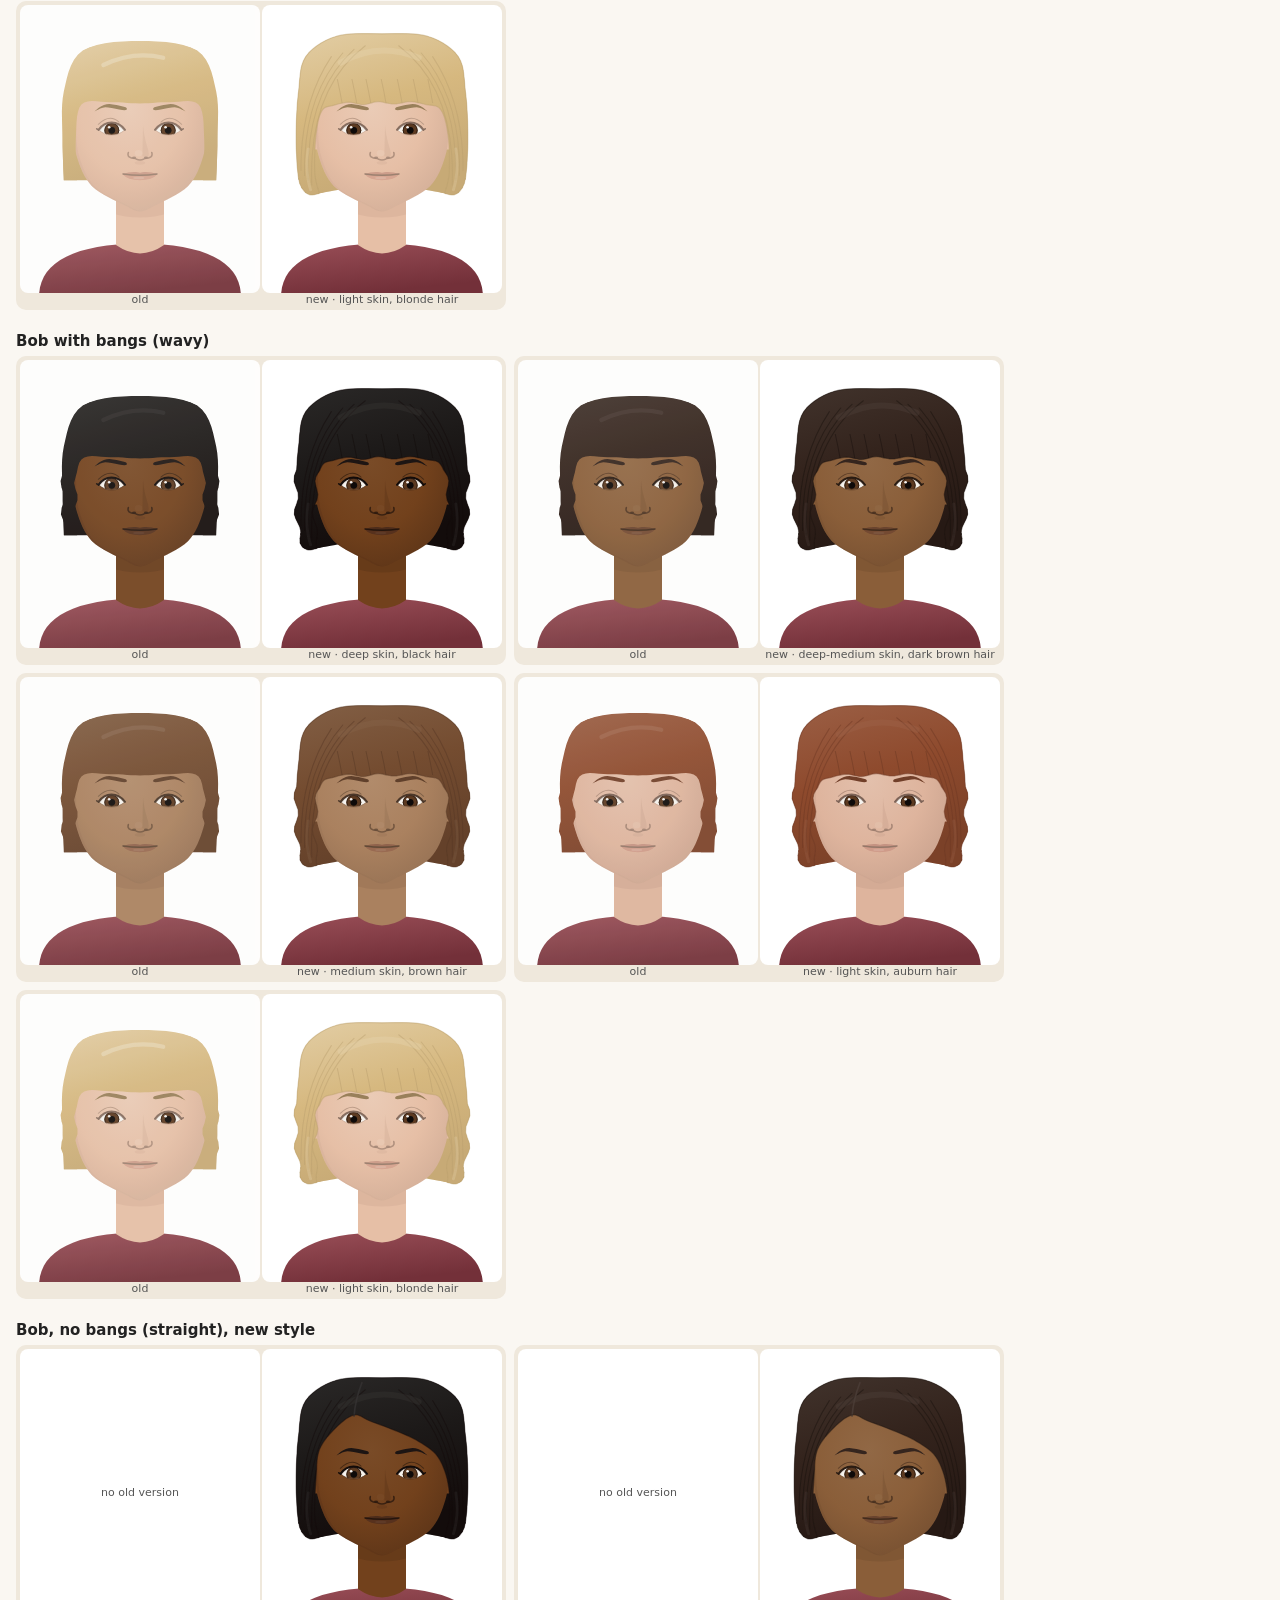
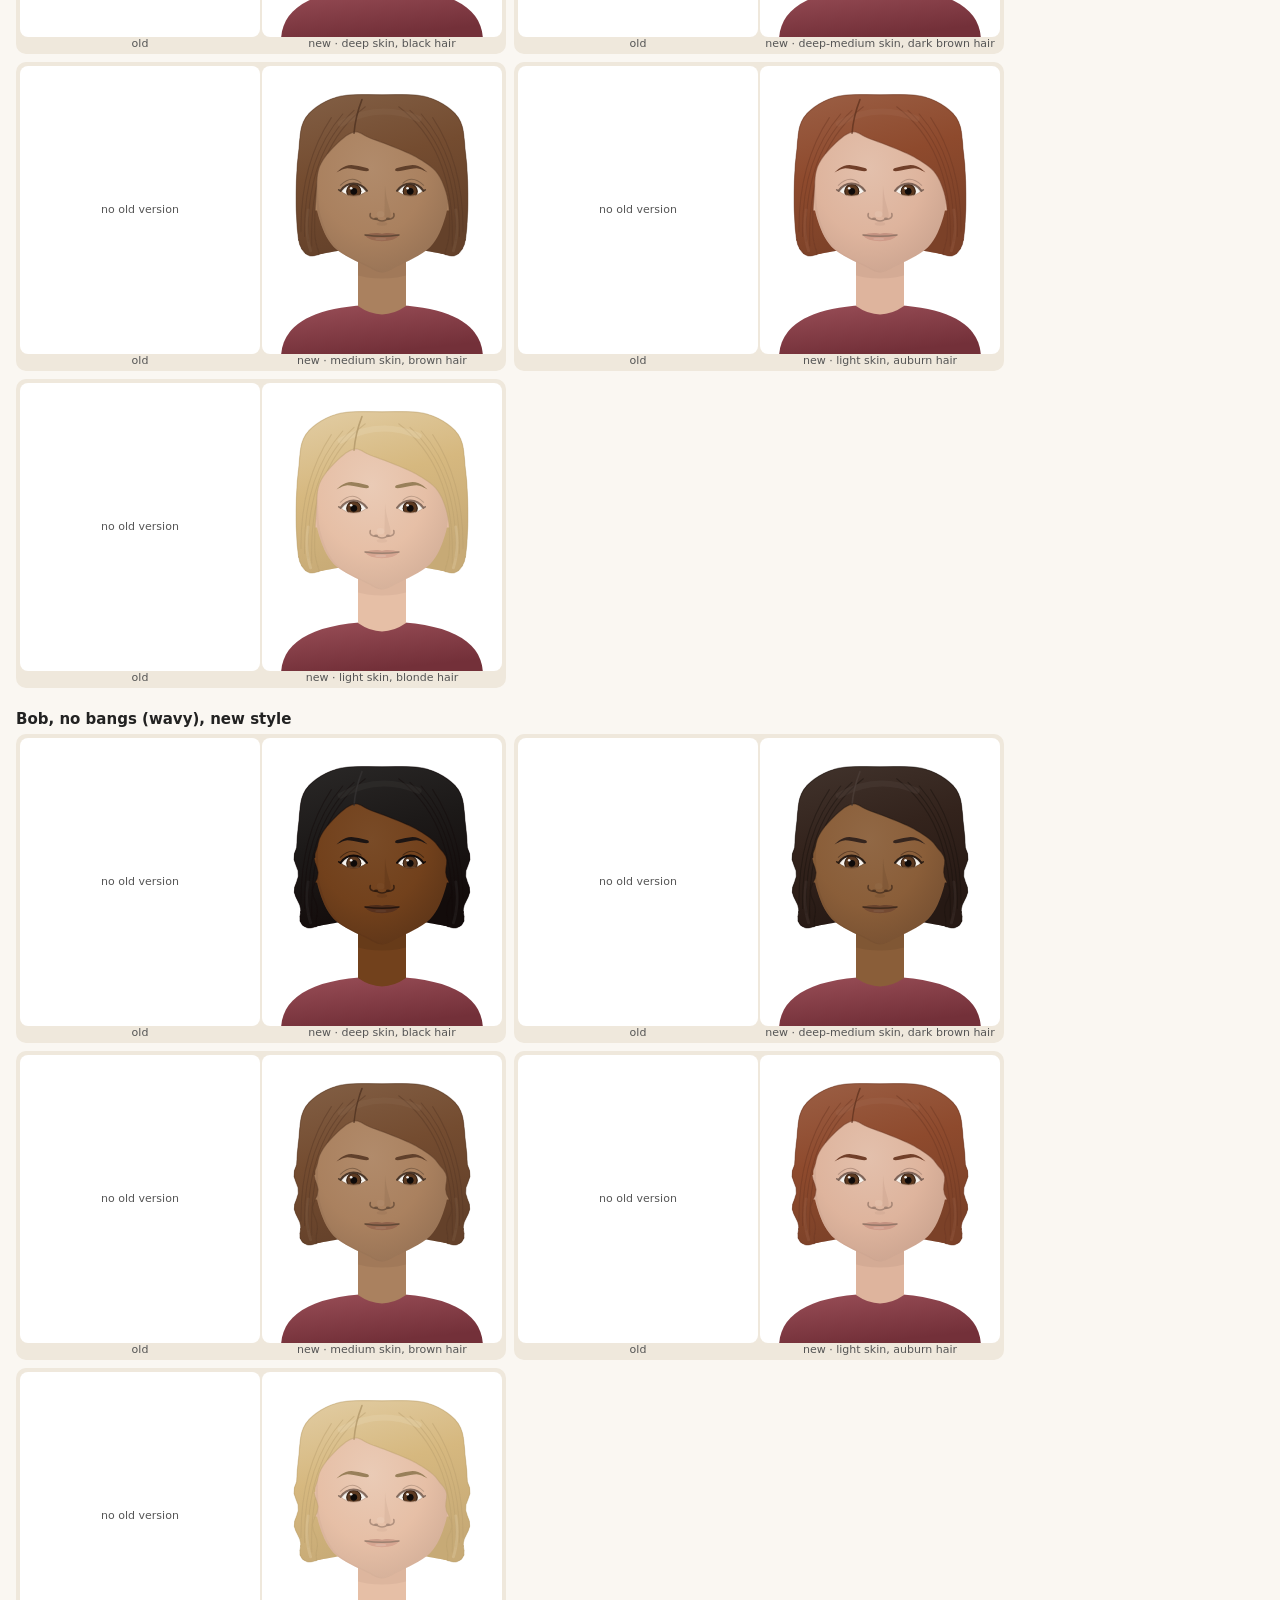
<file: tools/hair_review.html>
<!doctype html>
<html lang="en">
<head>
<meta charset="utf-8">
<meta name="viewport" content="width=device-width, initial-scale=1">
<title>Hair Review</title>
<style>
  body { font-family: system-ui, sans-serif; background: #FAF7F2; color: #222; margin: 16px; }
  h1 { font-size: 20px; margin: 0 0 6px; }
  h2 { font-size: 15px; margin: 22px 0 6px; }
  p { max-width: 900px; font-size: 14px; line-height: 1.45; }
  .row { display: flex; flex-wrap: wrap; gap: 8px; align-items: flex-end; }
  .pair { display: flex; gap: 2px; padding: 4px; border-radius: 10px; background: #EFE8DC; }
  .cell { text-align: center; font-size: 11px; color: #555; }
  .cell svg { display: block; background: #fff; border-radius: 8px; }
  .old svg { opacity: 0.92; }
  label { font-size: 14px; margin-right: 14px; }
  .big .cell svg { width: 240px; height: 288px; }
  .sm .cell svg { width: 120px; height: 144px; }
</style>
</head>
<body>
<h1>Hair review: every hair style, facial hair and head covering</h1>
<p>Each pair shows the <b>v2.2 drawing (left, "old")</b> and the <b>v2.3 drawing (right, "new")</b> with the same face, skin tone and
  hair colour. The new curly and coily styles have clustered curls of varied size along the edge and coil or ringlet texture inside,
  instead of a ring of identical circles. Locs and braids are drawn rope by rope: locs thick and uneven with knobbly texture,
  braids even with a plait pattern and parted sections, over the crown from a centre part, framing the face and falling behind
  and in front of the shoulders. The bob is fuller and longer, with the ends curving in; "Bob" (no bangs) is new in v2.3,
  so it has no old version. Every other style was redrawn too: buzz cuts with grain that matches the hair type, a bald
  fringe that sits behind the ears, crops and side parts with strands and soft hairlines, shoulder-length and long hair ending
  in soft tips, stubble and beards with hair texture, a hijab with folds and a turban with layered pleats. Open through <code>python tools/dev_server.py</code>.</p>
<p><label><input type="checkbox" id="onlyNew"> New only</label>
  <label>Size <select id="size"><option value="sm">small (designer thumbnail ~ scene size)</option><option value="big" selected>large (designer preview)</option></select></label></p>
<div id="out"></div>
<script src="../experiment/config.js"></script>
<script src="../experiment/js/util.js"></script>
<script src="legacy/people_v2.2.js"></script>
<script src="../experiment/js/people.js"></script>
<script>
  const P = SRL.people, O = SRL.peopleOld;
  // Skin tone (skinL: 0 light .. 1 deep, skinU undertone) and hair colour (0 black .. 1 blonde on the natural scale).
  const LOOKS = [
    { name: 'deep skin, black hair', skinL: 0.9, skinU: 0.45, hairColor: 0 },
    { name: 'deep-medium skin, dark brown hair', skinL: 0.72, skinU: 0.55, hairColor: 0.2 },
    { name: 'medium skin, brown hair', skinL: 0.5, skinU: 0.6, hairColor: 0.4 },
    { name: 'light skin, auburn hair', skinL: 0.18, skinU: 0.3, hairColor: 0.72 },
    { name: 'light skin, blonde hair', skinL: 0.12, skinU: 0.45, hairColor: 0.95 }
  ];
  const GROUPS = [
    ['Short coils (coily)', { hairStyle: 'coils_short', texture: 'coily', length: 'short' }],
    ['Short curls (curly)', { hairStyle: 'curly_short', texture: 'curly', length: 'short' }],
    ['Curls / coils, medium (coily)', { hairStyle: 'curly_mid', texture: 'coily', length: 'medium' }],
    ['Curls / coils, medium (curly)', { hairStyle: 'curly_mid', texture: 'curly', length: 'medium' }],
    ['Afro (coily)', { hairStyle: 'afro', texture: 'coily', length: 'medium' }],
    ['Afro (curly)', { hairStyle: 'afro', texture: 'curly', length: 'medium' }],
    ['Puff (coily)', { hairStyle: 'bun', texture: 'coily', length: 'medium' }],
    ['Puff (curly)', { hairStyle: 'bun', texture: 'curly', length: 'medium' }],
    ['Bun (straight)', { hairStyle: 'bun', texture: 'straight', length: 'medium' }],
    ['Bun (wavy)', { hairStyle: 'bun', texture: 'wavy', length: 'long' }],
    ['Curls, long (curly)', { hairStyle: 'curly_long', texture: 'curly', length: 'long' }],
    ['Full beard with short coils', { hairStyle: 'coils_short', texture: 'coily', length: 'short', facial: 'fullbeard', jaw: 0.7 }],
    ['Bob with bangs (straight)', { hairStyle: 'bangs', texture: 'straight', length: 'medium' }],
    ['Bob with bangs (wavy)', { hairStyle: 'bangs', texture: 'wavy', length: 'medium' }],
    ['Bob, no bangs (straight), new style', { hairStyle: 'bob', texture: 'straight', length: 'medium' }],
    ['Bob, no bangs (wavy), new style', { hairStyle: 'bob', texture: 'wavy', length: 'medium' }],
    ['Locs (coily)', { hairStyle: 'locs', texture: 'coily', length: 'long' }],
    ['Locs (curly)', { hairStyle: 'locs', texture: 'curly', length: 'long' }],
    ['Braids (coily)', { hairStyle: 'braids', texture: 'coily', length: 'long' }],
    ['Braids (curly)', { hairStyle: 'braids', texture: 'curly', length: 'long' }],
    ['Buzz (coily)', { hairStyle: 'buzz', texture: 'coily', length: 'short' }],
    ['Buzz (straight)', { hairStyle: 'buzz', texture: 'straight', length: 'short' }],
    ['Bald / receding (older, grey)', { hairStyle: 'bald', texture: 'coily', length: 'short', age: 'older', hairGray: 0.6 }],
    ['Bald / receding', { hairStyle: 'bald', texture: 'straight', length: 'short', age: 'middle' }],
    ['Short crop (straight)', { hairStyle: 'crop', texture: 'straight', length: 'short' }],
    ['Short crop (wavy)', { hairStyle: 'crop', texture: 'wavy', length: 'short' }],
    ['Side part (straight)', { hairStyle: 'sidepart', texture: 'straight', length: 'short' }],
    ['Side part (wavy)', { hairStyle: 'sidepart', texture: 'wavy', length: 'short' }],
    ['Shoulder length (straight)', { hairStyle: 'shoulder', texture: 'straight', length: 'medium' }],
    ['Shoulder length (wavy)', { hairStyle: 'shoulder', texture: 'wavy', length: 'medium' }],
    ['Long (straight)', { hairStyle: 'long', texture: 'straight', length: 'long' }],
    ['Long (wavy)', { hairStyle: 'long', texture: 'wavy', length: 'long' }],
    ['Stubble', { hairStyle: 'crop', texture: 'straight', length: 'short', facial: 'stubble', jaw: 0.7 }],
    ['Mustache', { hairStyle: 'crop', texture: 'straight', length: 'short', facial: 'mustache', jaw: 0.7 }],
    ['Short beard', { hairStyle: 'sidepart', texture: 'straight', length: 'short', facial: 'beard', jaw: 0.7 }],
    ['Full beard (straight / wavy hair)', { hairStyle: 'crop', texture: 'wavy', length: 'short', facial: 'fullbeard', jaw: 0.7 }],
    ['Hijab', { hairStyle: 'long', texture: 'straight', length: 'long', covering: 'hijab', coverColor: 'plum' }],
    ['Turban', { hairStyle: 'crop', texture: 'straight', length: 'short', covering: 'turban', coverColor: 'saffron', facial: 'fullbeard', jaw: 0.7 }]
  ];
  function draw() {
    const onlyNew = document.getElementById('onlyNew').checked, size = document.getElementById('size').value;
    const w = size === 'big' ? 240 : 120, h = w * 1.2;
    let html = '';
    for (const [title, style] of GROUPS) {
      html += `<h2>${title}</h2><div class="row ${size}">`;
      for (const L of LOOKS) {
        const spec = Object.assign({}, P.NEUTRAL, { age: 'young', shirt: Object.keys(P.DESIGNER_SHIRTS)[2] }, L, style);
        delete spec.name;
        const hasOld = O.STYLES[spec.hairStyle];
        html += `<div class="pair">`;
        if (!onlyNew) html += `<div class="cell old">${hasOld ? O.svg(spec, { attrs: `width="${w}" height="${h}"` }) : `<div style="width:${w}px;height:${h}px;display:flex;align-items:center;justify-content:center;background:#fff;border-radius:8px">no old version</div>`}old</div>`;
        html += `<div class="cell">${P.svg(spec, { attrs: `width="${w}" height="${h}"` })}new · ${L.name}</div></div>`;
      }
      html += '</div>';
    }
    document.getElementById('out').innerHTML = html;
  }
  document.getElementById('onlyNew').onchange = draw;
  document.getElementById('size').onchange = draw;
  draw();
</script>
</body>
</html>
</file>
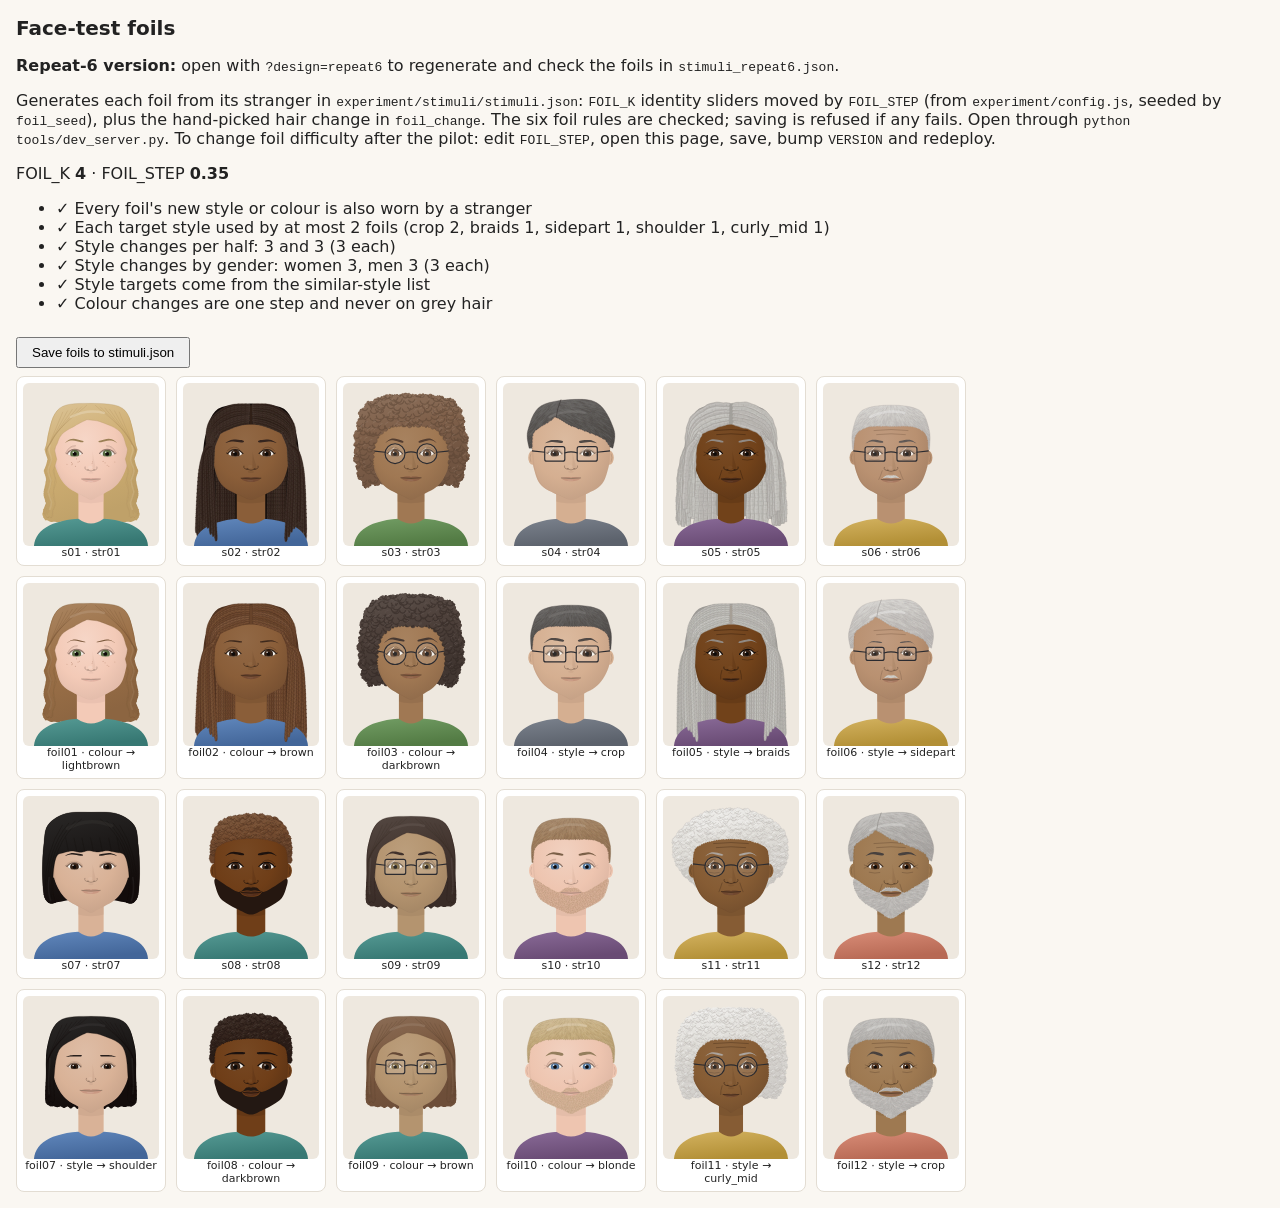
<file: tools/make_foils.html>
<!doctype html>
<html lang="en">
<head>
<meta charset="utf-8">
<meta name="viewport" content="width=device-width, initial-scale=1">
<title>Make Foils</title>
<style>
  body { font-family: system-ui, sans-serif; background: #FAF7F2; color: #222; margin: 16px; }
  .grid { display: grid; grid-template-columns: repeat(6, 150px); gap: 10px; }
  .cell { background: #fff; border: 1px solid #e3ddd3; border-radius: 8px; padding: 6px; font-size: 11px; text-align: center; }
  .cell svg { width: 136px; height: 163px; display: block; margin: 0 auto; background: #EEE8DF; border-radius: 6px; }
  li.bad { color: #A3302A; font-weight: 600; }
  button { padding: 6px 14px; margin: 8px 0; }
</style>
</head>
<body>
<h1 style="font-size:20px">Face-test foils</h1>
<p><b>Repeat-6 version:</b> open with <code>?design=repeat6</code> to regenerate and check the foils in <code>stimuli_repeat6.json</code>.</p>
<p>Generates each foil from its stranger in <code>experiment/stimuli/stimuli.json</code>: <code>FOIL_K</code> identity sliders moved by
  <code>FOIL_STEP</code> (from <code>experiment/config.js</code>, seeded by <code>foil_seed</code>), plus the hand-picked hair change in
  <code>foil_change</code>. The six foil rules are checked; saving is refused if any fails. Open through
  <code>python tools/dev_server.py</code>. To change foil difficulty after the pilot: edit <code>FOIL_STEP</code>, open this page, save,
  bump <code>VERSION</code> and redeploy.</p>
<p>FOIL_K <b id="k"></b> · FOIL_STEP <b id="step"></b></p>
<ul id="checks"></ul>
<button id="save">Save foils to stimuli.json</button> <span id="status"></span>
<div class="grid" id="grid"></div>
<script src="../experiment/config.js"></script>
<script src="../experiment/js/util.js"></script>
<script src="../experiment/js/people.js"></script>
<script src="../experiment/js/avatar_rules.js"></script>
<script>
(async function () {
  const P = SRL.people, R = SRL.avatarRules, C = SRL_CONFIG;
  if (/design=repeat6/.test(location.search)) return repeat6(P, R, C);
  const path = '../experiment/stimuli/stimuli.json';
  const stim = await (await fetch(path, { cache: 'no-store' })).json();
  document.getElementById('k').textContent = C.FOIL_K;
  document.getElementById('step').textContent = C.FOIL_STEP;
  const round = (v) => (typeof v === 'number' ? Math.round(v * 1000) / 1000 : v);
  stim.scene_sets.forEach((s, i) => {
    const f = R.makeFoil(s.stranger, s.foil_change, s.foil_seed, C).spec;
    const foil = { id: 'foil' + s.stranger.id.slice(3), gender: s.stranger.gender, band: s.stranger.band };
    P.FEATURE_KEYS.forEach((k) => (foil[k] = round(f[k])));
    s.foil = foil;
  });
  const checks = R.checkFoils(stim.scene_sets);
  const ok = checks.every((c) => c[0]);
  document.getElementById('checks').innerHTML = checks.map(([g, t]) => `<li class="${g ? '' : 'bad'}">${g ? '✓' : '✗'} ${t}</li>`).join('');
  document.getElementById('grid').innerHTML = [0, 6].map((h) => stim.scene_sets.slice(h, h + 6).map((s) => `<div class="cell">${P.svg(s.stranger)}${s.id} · ${s.stranger.id}</div>`).join('') +
    stim.scene_sets.slice(h, h + 6).map((s) => `<div class="cell">${P.svg(s.foil)}${s.foil.id} · ${s.foil_change.join(' → ')}</div>`).join('')).join('');

  // Same compact layout as the hand-written file: one line per word / scene-set object.
  const J = (v) => JSON.stringify(v).replace(/,"/g, ', "').replace(/":/g, '": ');
  function format(d) {
    const top = [];
    for (const [k, v] of Object.entries(d)) {
      if (k === 'incidental_colors' || k === 'incidental_types') top.push(`  "${k}": {\n` + Object.entries(v).map(([a, b]) => `    ${J(a)}: ${J(b)}`).join(',\n') + '\n  }');
      else if (k === 'words') top.push(`  "${k}": {\n` + Object.entries(v).map(([a, b]) => `    ${J(a)}: ${J(b)}`).join(',\n') + '\n  }');
      else if (k === 'scene_sets') top.push(`  "${k}": [\n` + v.map((s) => {
        const simple = Object.entries(s).filter(([, x]) => x === null || typeof x !== 'object' || Array.isArray(x));
        const objs = Object.entries(s).filter(([, x]) => x !== null && typeof x === 'object' && !Array.isArray(x));
        return '    {' + simple.map(([a, b]) => `${J(a)}: ${J(b)}`).join(', ') + ',\n' + objs.map(([a, b]) => `     ${J(a)}: ${J(b)}`).join(',\n') + '}';
      }).join(',\n') + '\n  ]');
      else top.push(`  ${J(k)}: ${J(v)}`);
    }
    return '{\n' + top.join(',\n') + '\n}\n';
  }
  const save = async () => {
    if (!ok) { document.getElementById('status').textContent = 'Not saved: fix the failed rule(s) above first.'; return false; }
    const r = await fetch('/__save?path=' + encodeURIComponent('experiment/stimuli/stimuli.json'), { method: 'POST', body: format(stim) });
    document.getElementById('status').textContent = r.ok ? 'Saved. Bump VERSION in config.js before deploying.' : 'Save failed: is tools/dev_server.py running?';
    return r.ok;
  };
  document.getElementById('save').onclick = save;
  window.MAKE_FOILS = { ok, save, stim };
})();

async function repeat6(P, R, C) {
  const path = '../experiment/stimuli/stimuli_repeat6.json';
  const stim = await (await fetch(path, { cache: 'no-store' })).json();
  document.querySelector('h1').textContent = 'Face-test foils: repeat6';
  document.getElementById('k').textContent = C.FOIL_K;
  document.getElementById('step').textContent = C.FOIL_STEP;
  const round = (v) => (typeof v === 'number' ? Math.round(v * 1000) / 1000 : v);
  const regenerated = [];
  Object.keys(stim.stranger_sets).forEach((k) => stim.stranger_sets[k].forEach((e) => {
    const f = R.makeFoil(e.stranger, e.foil_change, e.foil_seed, C).spec;
    const foil = { id: e.foil.id, gender: e.stranger.gender, band: e.stranger.band };
    P.FEATURE_KEYS.forEach((key) => (foil[key] = round(f[key])));
    const same = P.FEATURE_KEYS.every((key) => foil[key] === e.foil[key]);
    regenerated.push(e.stranger.id + (same ? ' unchanged' : ' regenerated'));
    e.foil = foil;
  }));
  const checks = R.checkFoilsRepeat6(stim);
  const ok = checks.every((c) => c[0]);
  document.getElementById('checks').innerHTML = checks.map(([g, t]) => `<li class="${g ? '' : 'bad'}">${g ? '✓' : '✗'} ${t}</li>`).join('') +
    `<li>${regenerated.join(' · ')}</li>`;
  document.getElementById('grid').innerHTML = Object.keys(stim.stranger_sets).map((k) => {
    const E = stim.stranger_sets[k];
    return E.map((e) => `<div class="cell">${P.svg(e.stranger)}${k} · ${e.scene_set_id} · ${e.stranger.id}</div>`).join('') +
      E.map((e) => `<div class="cell">${P.svg(e.foil)}${e.foil.id} · ${e.foil_change.join(' → ')}</div>`).join('');
  }).join('');
  // Same compact layout as tools/build_repeat6_stimuli.py.
  const J = (v) => JSON.stringify(v).replace(/,"/g, ', "').replace(/":/g, '": ');
  const JP = (v) => JSON.stringify(v);
  function format(d) {
    const top = [];
    for (const [k, v] of Object.entries(d)) {
      if (k === 'words' || k === 'incidental_types' || k === 'incidental_colors') top.push(`  ${JP(k)}: {\n` + Object.entries(v).map(([a, b]) => `    ${JP(a)}: ${J(b)}`).join(',\n') + '\n  }');
      else if (k === 'scene_sets') top.push(`  ${JP(k)}: [\n` + v.map((s) => '    ' + J(s)).join(',\n') + '\n  ]');
      else if (k === 'stranger_sets') top.push(`  ${JP(k)}: {\n` + Object.entries(v).map(([sk, rows]) => `    ${JP(sk)}: [\n` + rows.map((r) => {
        const simple = Object.entries(r).filter(([, x]) => x === null || typeof x !== 'object' || Array.isArray(x));
        const objs = Object.entries(r).filter(([, x]) => x !== null && typeof x === 'object' && !Array.isArray(x));
        return '      {' + simple.map(([a, b]) => `${JP(a)}: ${J(b)}`).join(', ') + ',\n' + objs.map(([a, b]) => `       ${JP(a)}: ${J(b)}`).join(',\n') + '}';
      }).join(',\n') + '\n    ]').join(',\n') + '\n  }');
      else top.push(`  ${JP(k)}: ${J(v)}`);
    }
    return '{\n' + top.join(',\n') + '\n}\n';
  }
  const save = async () => {
    if (!ok) { document.getElementById('status').textContent = 'Not saved: fix the failed rule(s) above first.'; return false; }
    const r = await fetch('/__save?path=' + encodeURIComponent('experiment/stimuli/stimuli_repeat6.json'), { method: 'POST', body: format(stim) });
    document.getElementById('status').textContent = r.ok ? 'Saved. Bump VERSION in config.js before deploying.' : 'Save failed: is tools/dev_server.py running?';
    return r.ok;
  };
  document.getElementById('save').onclick = save;
  window.MAKE_FOILS = { ok, save, stim, checks, regenerated };
}
</script>
</body>
</html>
</file>
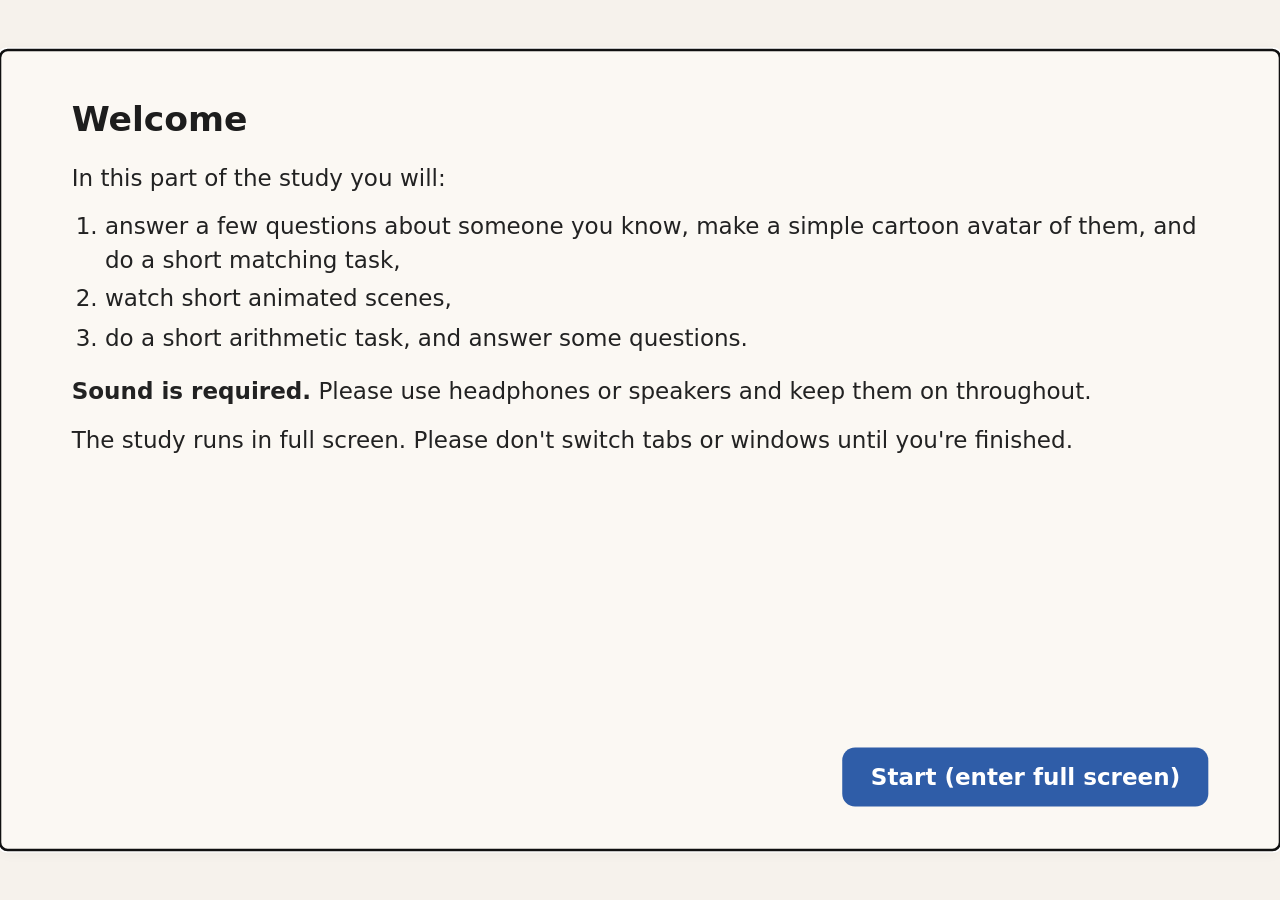
<file: tools/privacy_check.html>
<!doctype html>
<html lang="en">
<head>
<meta charset="utf-8">
<meta name="viewport" content="width=device-width, initial-scale=1">
<title>Privacy Check</title>
<style>
  body { font-family: system-ui, sans-serif; background: #FAF7F2; color: #222; margin: 16px; max-width: 980px; }
  li.bad { color: #A3302A; font-weight: 600; }
  li.ok { color: #2E6B45; }
  code { font-size: 12px; }
  #status { font-weight: 600; }
</style>
</head>
<body>
<!--
  Runs one full automatic session of the real experiment code in "qualtrics" mode, with a stand-in for
  Qualtrics.SurveyEngine that records every embedded-data value the experiment writes. The autopilot types a random
  made-up name and random made-up recall notes. Afterwards, the page searches every place the experiment could leave
  them: all embedded-data fields (including full_data_json), the full JSON backup (= the DataPipe payload), the jsPsych
  trial data, localStorage, sessionStorage, cookies, every network request made during the run, the page DOM, and
  (for the notes) the experiment's in-memory state. It must find neither the name nor any part of the notes.

  Open through python tools/dev_server.py:  tools/privacy_check.html?design=repeat6   (or unique12)
  Options: &binding=0|1  &checkins=0|1  &prototype=1 (load Qualtrics' Prototype.js 1.7.1 first)
-->
<h1 style="font-size:20px">Privacy check: typed name and recall notes</h1>
<p id="status">Running a full automatic session (about 3 minutes)…</p>
<ul id="checks"></ul>
<h2 style="font-size:16px">Check-in wording against tested items</h2>
<ul id="wording"><li>Waiting…</li></ul>
<script>
(function () {
  const q = new URLSearchParams(location.search);
  const design = q.get('design') === 'unique12' ? 'unique12' : 'repeat6';
  // Random made-up name and notes: letters only, so the name passes the name-entry check; long distinctive tokens so
  // a match cannot be a coincidence.
  const syl = ['ka', 'zo', 'mir', 'vel', 'tha', 'quo', 'rin', 'dax', 'plo', 'shu', 'nev', 'gor'];
  const rnd = (n) => { let s = ''; for (let i = 0; i < n; i++) s += syl[Math.floor(Math.random() * syl.length)]; return s; };
  const name = (rnd(4)).replace(/^./, (c) => c.toUpperCase());
  // Each note has two random made-up words; those words (not the template words around them, which also appear in
  // this page's own source) are what the search looks for, along with each whole note.
  const tok = [[rnd(4), rnd(3)], [rnd(3), rnd(4)], [rnd(4), rnd(3)]];
  const notes = [`At the ${tok[0][0]} market on ${tok[0][1]} street`, `A ${tok[1][0]} scarf with ${tok[1][1]} buttons`, `Eyes ${tok[2][0]} and dimples ${tok[2][1]}`];
  window.SRL_AUTOPILOT_TEXT = { name, notes };
  const needles = [['typed name', name]].concat(notes.map((n, i) => ['note ' + (i + 1) + ' (full)', n]));
  tok.forEach((t, i) => t.forEach((w) => needles.push(['note ' + (i + 1) + ' word "' + w + '"', w])));

  // Stand-in for Qualtrics: record everything the experiment writes.
  const captured = {};
  window.Qualtrics = { SurveyEngine: { setEmbeddedData: (k, v) => { captured[k] = v; }, setJSEmbeddedData: (k, v) => { captured[k] = v; } } };
  // Record every network request made during the run.
  const net = [];
  const of = window.fetch;
  window.fetch = function (url, o) { net.push(String(url) + ' ' + (o && o.body ? String(o.body) : '')); return of.apply(this, arguments); };
  const ox = XMLHttpRequest.prototype.open, os = XMLHttpRequest.prototype.send;
  XMLHttpRequest.prototype.open = function (m, url) { this._u = url; return ox.apply(this, arguments); };
  XMLHttpRequest.prototype.send = function (b) { net.push(String(this._u) + ' ' + (b ? String(b) : '')); return os.apply(this, arguments); };
  if (navigator.sendBeacon) { const ob = navigator.sendBeacon.bind(navigator); navigator.sendBeacon = (url, b) => { net.push(String(url) + ' ' + String(b || '')); return ob(url, b); }; }

  const params = { debug: '1', auto: '1', reset: '1', PROLIFIC_PID: 'privacycheck', STUDY_ID: 'privacy', category: 'close', list: 'A', design_version: design };
  if (design === 'repeat6') params.stranger_set = 'X';
  ['binding', 'checkins'].forEach((k) => { if (q.has(k)) params[k] = q.get(k); });

  const contains = (hay, needle) => String(hay).toLowerCase().indexOf(needle.toLowerCase()) >= 0;
  function safeJson(o) {
    const seen = new WeakSet();
    return JSON.stringify(o, (k, v) => { if (typeof v === 'object' && v) { if (seen.has(v)) return; seen.add(v); } return typeof v === 'function' ? undefined : v; });
  }

  async function report() {
    const S = window.SRL_STATE_FOR_DEBUG;
    const storage = (st) => { let s = ''; try { for (let i = 0; i < st.length; i++) s += st.key(i) + '=' + st.getItem(st.key(i)) + '\n'; } catch (e) { s = '(unavailable)'; } return s; };
    const sources = [
      ['Qualtrics embedded data (all ' + Object.keys(captured).length + ' fields, names and values)', safeJson(captured)],
      ['full JSON backup (= DataPipe payload)', S ? SRL.data.fullJson(S) : ''],
      ['jsPsych trial data', S && S.jsPsychJson ? S.jsPsychJson() : '(not available)'],
      ['localStorage', storage(localStorage)],
      ['sessionStorage', storage(sessionStorage)],
      ['cookies', document.cookie],
      ['network requests during the run (' + net.length + ')', net.join('\n')],
      ['page DOM after the run', document.documentElement.outerHTML]
    ];
    const lines = [];
    let bad = 0;
    sources.forEach(([label, text]) => {
      const hits = needles.filter(([, n]) => contains(text, n)).map(([w]) => w);
      if (hits.length) bad++;
      lines.push(`<li class="${hits.length ? 'bad' : 'ok'}">${hits.length ? '✗' : '✓'} ${label}: ${hits.length ? 'FOUND ' + hits.join(', ') : 'neither the name nor the notes'}</li>`);
    });
    // In-memory state: the name is meant to stay in memory (S.knownName, for the scenes); the notes must be gone.
    const mem = S ? safeJson(Object.assign({}, S, { knownName: undefined })) : '';
    const memHits = needles.filter(([w]) => w.indexOf('note') === 0).filter(([, n]) => contains(mem, n)).map(([w]) => w);
    if (memHits.length) bad++;
    lines.push(`<li class="${memHits.length ? 'bad' : 'ok'}">${memHits.length ? '✗' : '✓'} experiment state in memory after the run: ${memHits.length ? 'notes still held: ' + memHits.join(', ') : 'notes cleared'} (S.notes = ${S ? JSON.stringify(S.notes) : '?'})</li>`);
    const steps = ['recall_enabled', 'revision_enabled', 'revised', 'matching_enabled', 'checkins_enabled'].map((k) => k + '=' + captured[k]).join(', ');
    lines.push(`<li>Run: ${design}, ${steps}, recall_chars = ${captured.recall_chars_1}/${captured.recall_chars_2}/${captured.recall_chars_3}; made-up name <code>${name}</code>, notes <code>${notes.join(' | ')}</code></li>`);
    document.getElementById('checks').innerHTML = lines.join('');
    document.getElementById('status').textContent = bad ? `FAILED: ${bad} source(s) contain the name or notes.` : 'PASSED: the name and notes were found nowhere.';
    window.PRIVACY_RESULT = { ok: !bad, bad, design, fields: Object.keys(captured).length };
    wording();
  }

  // Check-in questions and options must not mention or imply any tested item, colours, objects, meeting people or learning.
  async function wording() {
    const stim = await Promise.all(['stimuli.json', 'stimuli_repeat6.json'].map((f) => fetch('../experiment/stimuli/' + f).then((r) => r.json())));
    const banned = new Set(['colour', 'color', 'object', 'objects', 'meet', 'meeting', 'met', 'learn', 'learning', 'word', 'words', 'remember', 'memory', 'test', 'stranger', 'strangers', 'scene', 'scenes', 'new']);
    stim.forEach((d) => {
      Object.keys(d.incidental_colors || {}).forEach((c) => banned.add(c));
      d.scene_sets.forEach((s) => { banned.add(s.word); banned.add(String(s.incidental).replace(/_/g, ' ')); String(s.incidental).split('_').forEach((w) => banned.add(w)); });
      (d.objects || []).forEach((o) => o.label && banned.add(String(o.label).toLowerCase()));
    });
    const out = [];
    Object.keys(SRL.binding.CHECKIN_Q).forEach((id) => {
      const Q = SRL.binding.CHECKIN_Q[id];
      const text = (Q.q('') + ' ' + Q.opts.join(' ')).toLowerCase();
      const words = text.replace(/[^a-z' ]/g, ' ').split(/\s+/);
      const hits = [];
      banned.forEach((b) => { if (b && (b.indexOf(' ') >= 0 ? text.indexOf(b) >= 0 : words.indexOf(b) >= 0)) hits.push(b); });
      out.push(`<li class="${hits.length ? 'bad' : 'ok'}">${hits.length ? '✗' : '✓'} <b>${id}</b>: "${Q.q('[name]')}" (${Q.opts.join(' / ')}) ${hits.length ? '— mentions ' + hits.join(', ') : ''}</li>`);
    });
    out.push(`<li>Checked against ${banned.size} terms: the novel words, incidental objects and colours of both versions, plus colour/object/meeting/learning/memory/test terms.</li>`);
    document.getElementById('wording').innerHTML = out.join('');
  }

  const run = () => window.SRL_LOAD({ base: '../experiment/', mode: 'qualtrics', params, version: String(Date.now()),
    finish: () => report(), onError: (e) => { document.getElementById('status').textContent = 'Error: ' + e.message; } });
  const loadLoader = () => { const s = document.createElement('script'); s.src = '../experiment/js/loader.js?v=' + Date.now(); s.onload = run; document.head.appendChild(s); };
  if (q.get('prototype') === '1') {
    const p = document.createElement('script');
    p.src = 'https://cdnjs.cloudflare.com/ajax/libs/prototype/1.7.1.0/prototype.js';
    p.onload = loadLoader; document.head.appendChild(p);
  } else loadLoader();
})();
</script>
</body>
</html>
</file>
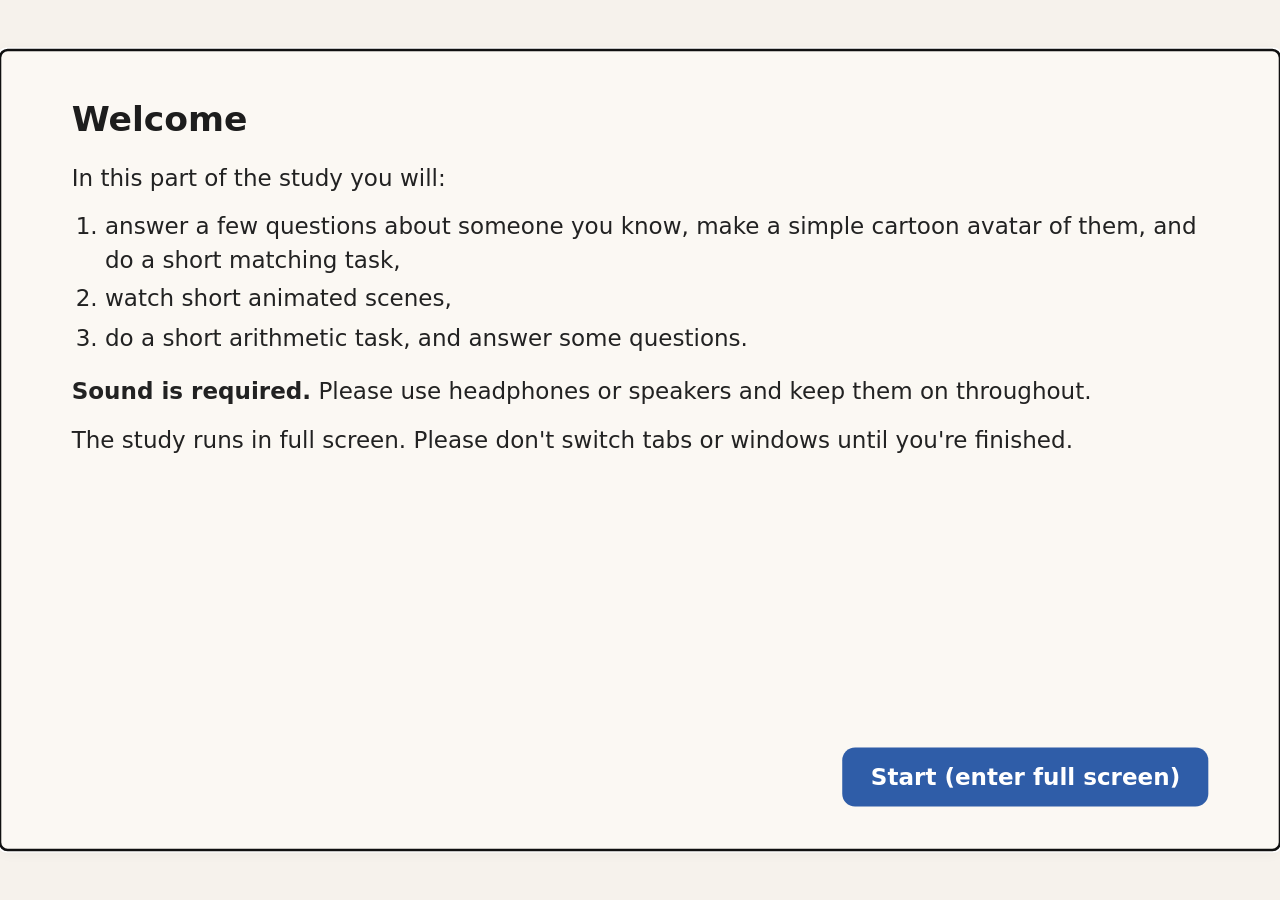
<file: tools/remote_load_test.html>
<!doctype html>
<html lang="en">
<head>
<meta charset="utf-8">
<meta name="viewport" content="width=device-width, initial-scale=1">
<title>Remote Load Test</title>
</head>
<body>
<!-- Cross-origin test: loads the experiment from GitHub Pages into a page served from another origin,
     exactly as the Qualtrics question does. Serve with tools/dev_server.py and open
     http://localhost:8000/tools/remote_load_test.html (add ?auto=1 for an autopilot run). -->
<script>
  const BASE_URL = 'https://rbzsparks.github.io/srl-adult-prolific/experiment/';
  const q = new URLSearchParams(location.search);
  const s = document.createElement('script');
  s.src = BASE_URL + 'js/loader.js?v=' + Date.now();
  s.onload = () => window.SRL_LOAD({ base: BASE_URL, mode: 'local', version: String(Date.now()),
    params: { PROLIFIC_PID: 'REMOTETEST', STUDY_ID: 'S1', category: 'close', list: 'A', debug: '1', auto: q.get('auto') || '', reset: '1' },
    finish: () => { document.body.innerHTML = '<p>Finished (remote load).</p>'; },
    onError: (e) => { document.body.innerHTML = '<p>Load error: ' + e.message + '</p>'; } });
  s.onerror = () => { document.body.innerHTML = '<p>Could not load loader.js from GitHub Pages.</p>'; };
  document.head.appendChild(s);
</script>
</body>
</html>
</file>
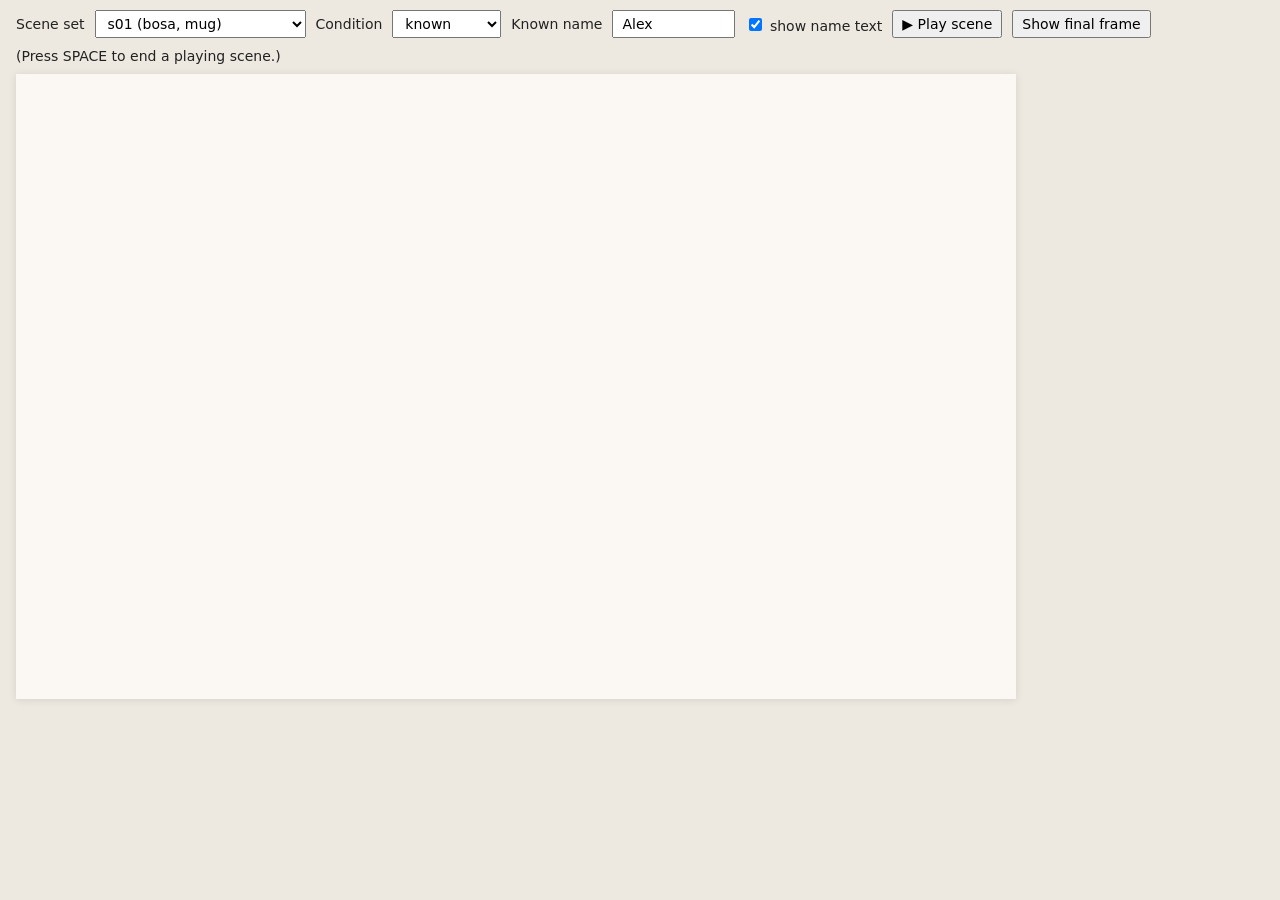
<file: tools/scene_preview.html>
<!doctype html>
<html lang="en">
<head>
<meta charset="utf-8">
<meta name="viewport" content="width=device-width, initial-scale=1">
<title>Scene Preview</title>
<style>
  body { margin: 0; font-family: system-ui, sans-serif; background: #EDE8E0; color: #222; }
  .bar { padding: 10px 16px; display: flex; gap: 10px; align-items: center; flex-wrap: wrap; font-size: 14px; }
  .bar select, .bar input, .bar button { font: inherit; padding: 4px 8px; }
  #wrap { position: relative; width: 1000px; height: 625px; margin: 0 16px 16px; background: #FBF8F3; box-shadow: 0 1px 8px rgba(0,0,0,.1); }
  #log { font: 12px ui-monospace, monospace; margin: 0 16px; white-space: pre-wrap; }
</style>
</head>
<body>
<div class="bar">
  Scene set <select id="set"></select>
  Condition <select id="cond"><option>known</option><option>unfamiliar</option></select>
  Known name <input id="nm" value="Alex" size="10">
  <label><input type="checkbox" id="shownm" checked> show name text</label>
  <button id="play">▶ Play scene</button>
  <button id="final">Show final frame</button>
  <span>(Press SPACE to end a playing scene.)</span>
</div>
<div id="wrap" class="srl-viewport-lite"></div>
<div id="log"></div>
<link rel="stylesheet" href="../experiment/css/experiment.css">
<script src="../experiment/config.js"></script>
<script src="../experiment/js/util.js"></script>
<script src="../experiment/js/people.js"></script>
<script src="../experiment/js/avatar_rules.js"></script>
<script src="../experiment/js/objects.js"></script>
<script src="../experiment/js/stimuli.js"></script>
<script src="../experiment/js/audio.js"></script>
<script src="../experiment/js/ui.js"></script>
<script src="../experiment/js/scene.js"></script>
<script>
(async function () {
  const base = '../experiment/';
  await SRL.stimuli.load(base);
  await SRL.audio.preload(base, SRL.stimuli.clipIds());
  const design = SRL.stimuli.design('A');
  const sel = document.getElementById('set');
  design.sets.forEach((s) => sel.add(new Option(`${s.id} (${s.word}, ${s.incidental})`, s.id)));
  const known = Object.assign({}, SRL.people.NEUTRAL, { age: 'young', skinL: 0.35, skinU: 0.6, lid: 'mono', texture: 'straight', length: 'medium', hairStyle: 'bangs', hairColor: 0, glasses: 'round', shirt: 'navy' });
  const unf = SRL.avatarRules.unfamiliar(known, 12345, SRL_CONFIG).spec;
  const wrap = document.getElementById('wrap'), log = document.getElementById('log');
  const ctx = () => ({ knownSpec: known, unfamiliarSpec: unf, knownName: document.getElementById('nm').value, unfamiliarName: 'Jordan',
    timing: Object.assign({}, SRL_CONFIG.TIMING, { ISI: 0 }), debug: false, auto: false, list: 'A', showName: document.getElementById('shownm').checked });
  const scene = () => Object.assign({}, design.byId[sel.value], { condition: document.getElementById('cond').value });
  document.getElementById('play').onclick = async () => {
    await SRL.audio.unlock();
    log.textContent = 'playing…';
    const r = await SRL.scene.run(wrap, scene(), ctx());
    log.textContent = JSON.stringify(r, null, 1);
  };
  // Final frame without animation: run with zero-length timings and simulated audio, then freeze.
  document.getElementById('final').onclick = async () => {
    const c = ctx();
    c.timing = Object.assign({}, c.timing, { STRANGER_ENTER: 1, AFTER_ENTER_PAUSE: 0, RESPONSE: 1, BEFORE_LABEL_PAUSE: 0, SPACE_ENABLE_AFTER_LABEL: 0 });
    const origPlay = SRL.audio.play;
    SRL.audio.play = (id, o) => { if (o && o.onSegment) { o.onSegment(0); o.onSegment(1); o.onSegment(2); } return Promise.resolve({ duration_ms: 0 }); };
    const p = SRL.scene.run(wrap, scene(), c);
    setTimeout(() => {
      const clone = wrap.innerHTML;
      window.dispatchEvent(new KeyboardEvent('keydown', { code: 'Space', key: ' ' }));
      p.then(() => { wrap.innerHTML = clone; SRL.audio.play = origPlay; log.textContent = 'final frame (AOIs, normalized): ' + JSON.stringify(SRL.scene.AOI_NORM); });
    }, 1200);
  };
  window.SRL_PREVIEW_READY = true;
})();
</script>
</body>
</html>
</file>
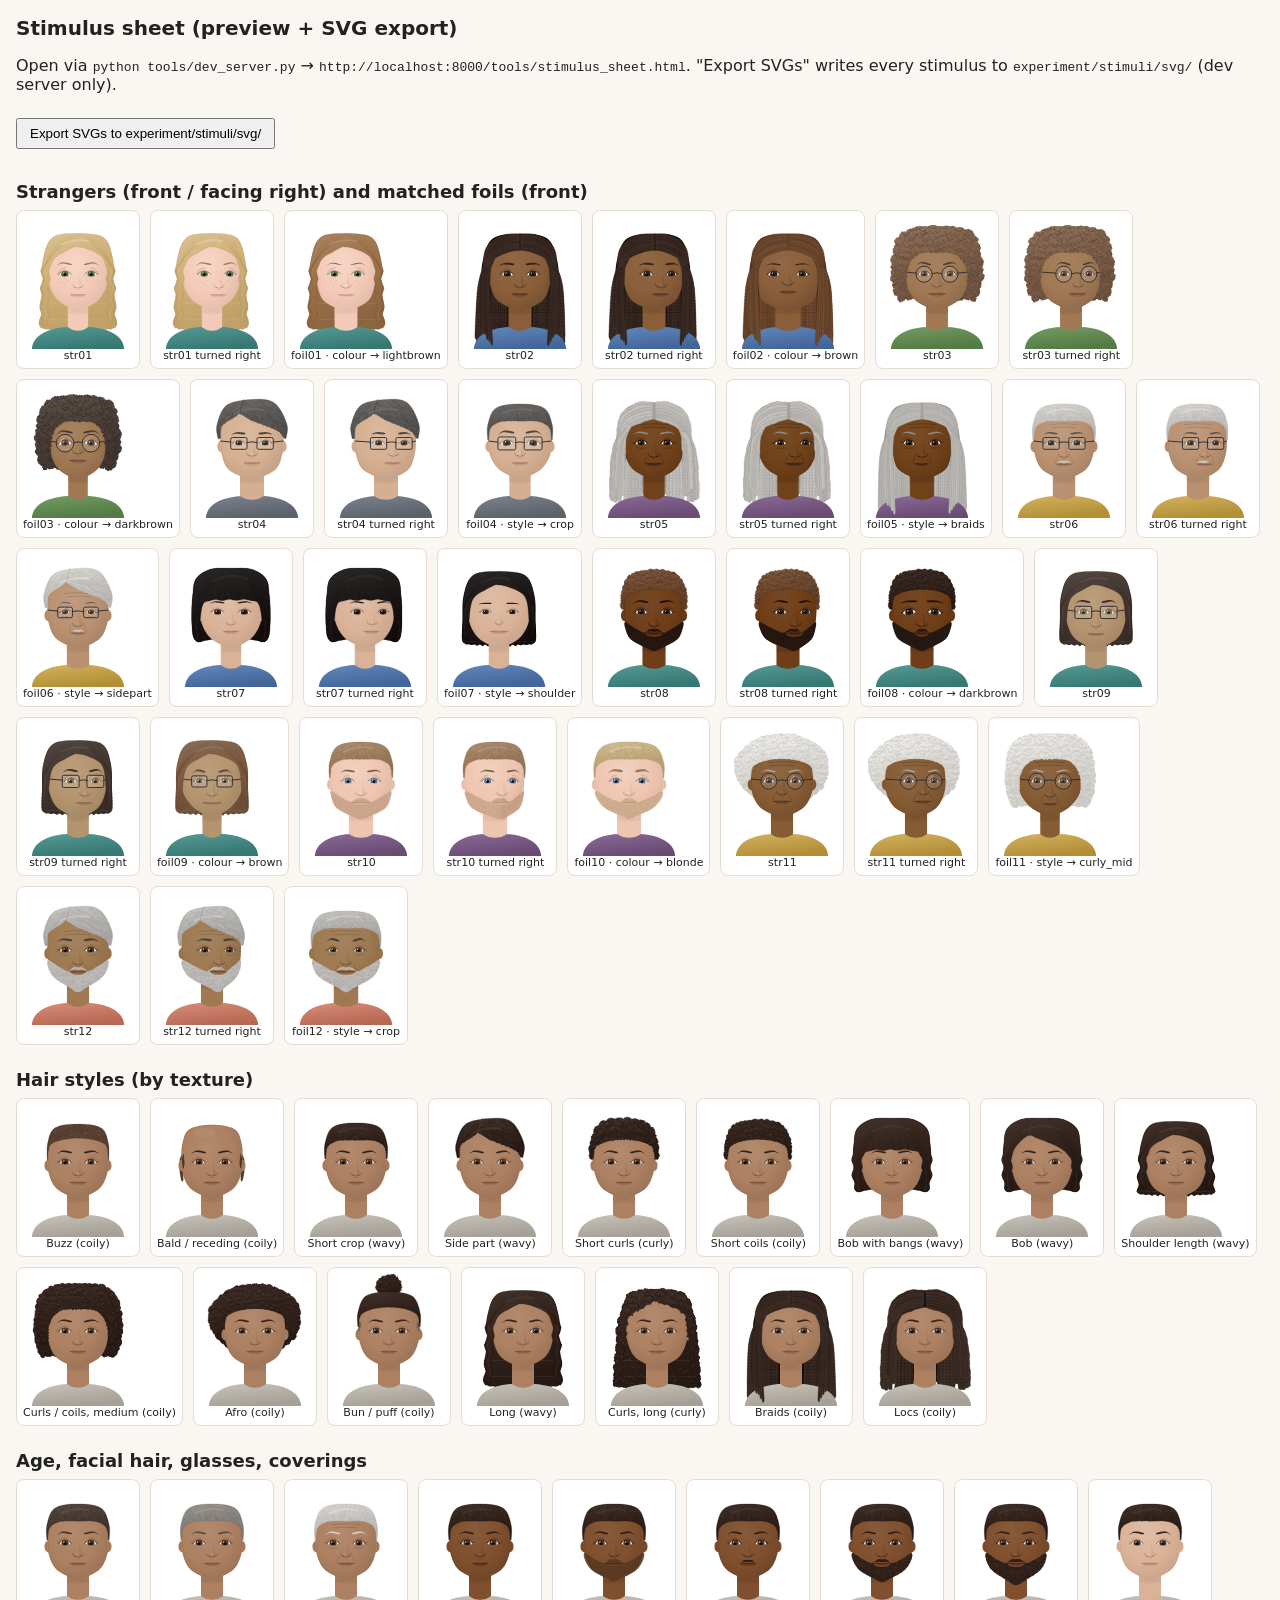
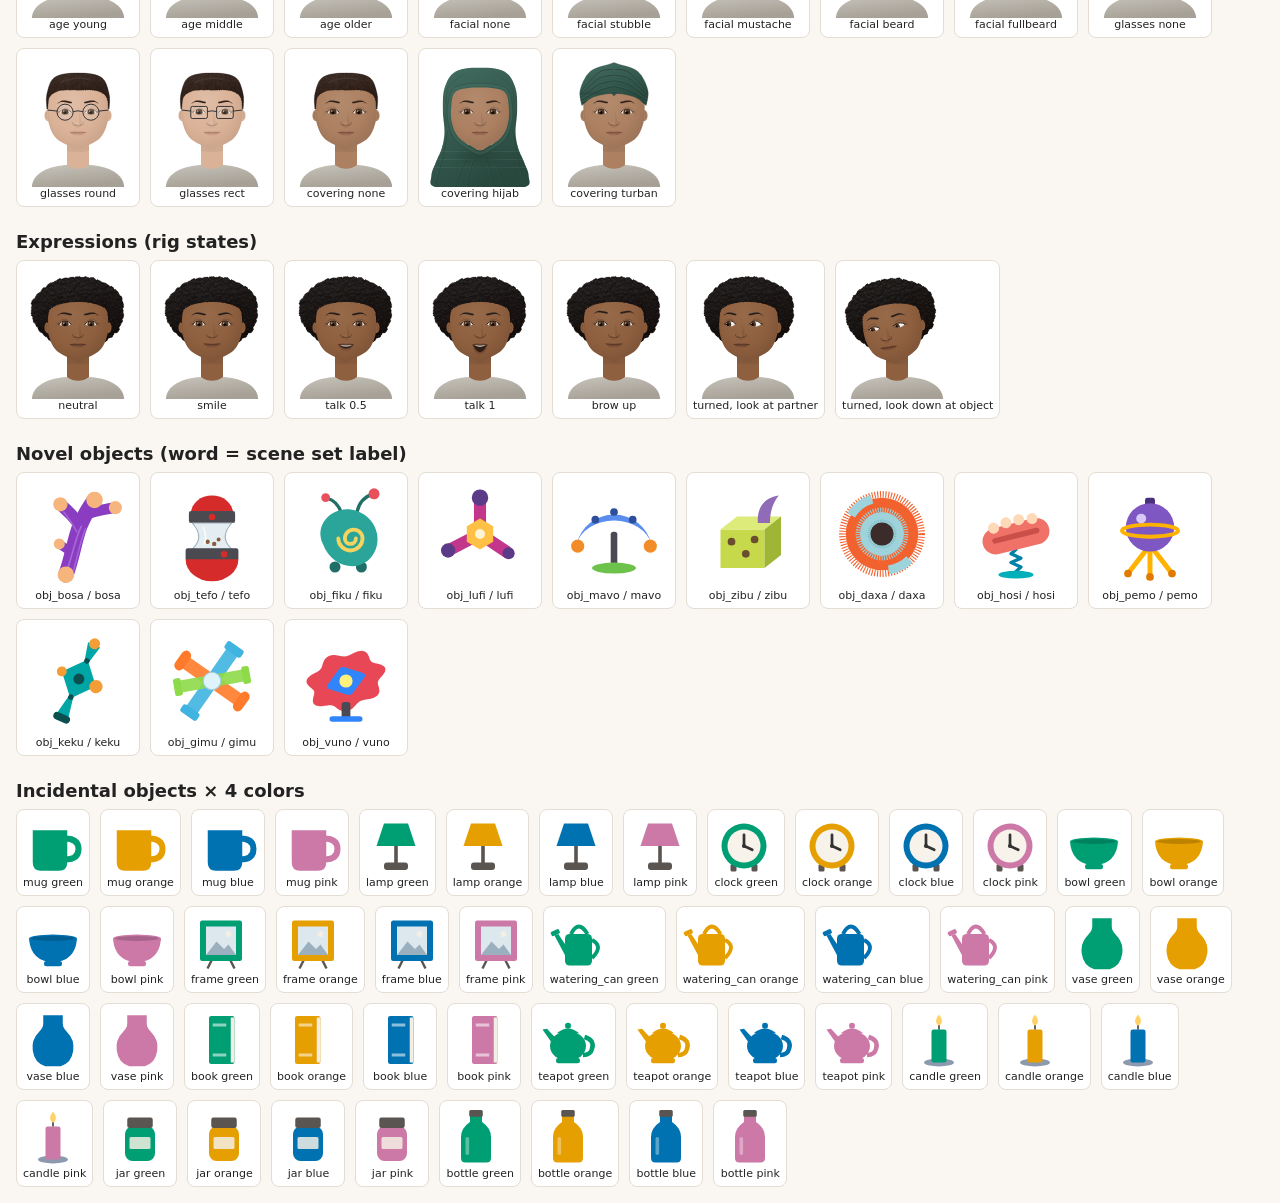
<file: tools/stimulus_sheet.html>
<!doctype html>
<html lang="en">
<head>
<meta charset="utf-8">
<meta name="viewport" content="width=device-width, initial-scale=1">
<title>Stimulus Sheet</title>
<style>
  body { font-family: system-ui, sans-serif; background: #FAF7F2; color: #222; margin: 16px; }
  h2 { margin: 24px 0 8px; font-size: 18px; }
  .row { display: flex; flex-wrap: wrap; gap: 10px; }
  .cell { background: #fff; border: 1px solid #e3ddd3; border-radius: 8px; padding: 6px; text-align: center; font-size: 11px; }
  .cell svg { display: block; }
  .p svg { width: 110px; height: 132px; }
  .o svg { width: 110px; height: 110px; }
  .i svg { width: 60px; height: 60px; }
  button { margin: 8px 0; padding: 6px 12px; }
</style>
</head>
<body>
<h1 style="font-size:20px">Stimulus sheet (preview + SVG export)</h1>
<p>Open via <code>python tools/dev_server.py</code> → <code>http://localhost:8000/tools/stimulus_sheet.html</code>.
  "Export SVGs" writes every stimulus to <code>experiment/stimuli/svg/</code> (dev server only).</p>
<button id="export">Export SVGs to experiment/stimuli/svg/</button> <span id="status"></span>
<div id="out"></div>
<script src="../experiment/js/util.js"></script>
<script src="../experiment/js/people.js"></script>
<script src="../experiment/js/avatar_rules.js"></script>
<script src="../experiment/js/objects.js"></script>
<script>
(async function () {
  const P = SRL.people, O = SRL.objects;
  const stim = await (await fetch('../experiment/stimuli/stimuli.json')).json();
  const out = document.getElementById('out');
  const files = {};
  const sec = (t) => { const h = document.createElement('h2'); h.textContent = t; out.appendChild(h); const r = document.createElement('div'); r.className = 'row'; out.appendChild(r); return r; };
  const cell = (row, cls, svg, label, file) => {
    const c = document.createElement('div'); c.className = 'cell ' + cls; c.innerHTML = svg + '<div>' + label + '</div>'; row.appendChild(c);
    if (file) files[file] = svg;
  };
  let r = sec('Strangers (front / facing right) and matched foils (front)');
  stim.scene_sets.forEach((s) => {
    cell(r, 'p', P.svg(s.stranger), s.stranger.id, `people/${s.stranger.id}_front.svg`);
    cell(r, 'p', P.svg(s.stranger, { facing: 1 }), s.stranger.id + ' turned right', `people/${s.stranger.id}_right.svg`);
    cell(r, 'p', P.svg(s.foil), s.foil.id + ' · ' + s.foil_change.join(' → '), `people/${s.foil.id}_front.svg`);
  });
  const N = (o) => Object.assign({}, P.NEUTRAL, o);
  r = sec('Hair styles (by texture)');
  Object.keys(P.STYLES).forEach((st) => { const tex = P.STYLES[st].tex[P.STYLES[st].tex.length - 1];
    cell(r, 'p', P.svg(N({ hairStyle: st, texture: tex, length: P.STYLES[st].len[0] })), P.STYLES[st].label + ' (' + tex + ')'); });
  r = sec('Age, facial hair, glasses, coverings');
  P.AGES.forEach((a) => cell(r, 'p', P.svg(N({ age: a, hairGray: P.GRAY_MAX[a] * 0.8 })), 'age ' + a));
  P.FACIAL.forEach((f) => cell(r, 'p', P.svg(N({ facial: f, skinL: 0.8 })), 'facial ' + f));
  P.GLASSES.forEach((g) => cell(r, 'p', P.svg(N({ glasses: g, skinL: 0.2 })), 'glasses ' + g));
  P.COVERINGS.forEach((c) => cell(r, 'p', P.svg(N({ covering: c, coverColor: 'forest' })), 'covering ' + c));
  r = sec('Expressions (rig states)');
  const ex = N({ skinL: 0.7, texture: 'coily', length: 'medium', hairStyle: 'afro', hairColor: 0 });
  [['neutral', {}], ['smile', { smile: 1 }], ['talk 0.5', { mouth: 0.5 }], ['talk 1', { mouth: 1 }], ['brow up', { brow: 1, smile: 1 }], ['turned, look at partner', { facing: -1, gaze: [-1, 0] }], ['turned, look down at object', { facing: -1, gaze: [-1, 0.9], rot: -9, nod: 3 }]]
    .forEach(([n, st]) => cell(r, 'p', P.svg(ex, st), n));
  r = sec('Novel objects (word = scene set label)');
  stim.scene_sets.forEach((s) => cell(r, 'o', O.novelSvg(s.object_id), s.object_id + ' / ' + s.word, `novel_objects/${s.object_id}.svg`));
  r = sec('Incidental objects × 4 colors');
  stim.scene_sets.forEach((s) => Object.entries(stim.incidental_colors).forEach(([cn, hex]) =>
    cell(r, 'i', O.incidentalSvg(s.incidental, hex), s.incidental + ' ' + cn, `incidental/${s.incidental}_${cn}.svg`)));

  document.getElementById('export').onclick = async () => {
    const st = document.getElementById('status'); let n = 0;
    for (const [f, svg] of Object.entries(files)) {
      const body = svg.replace('<svg ', '<svg width="400" height="' + (f.startsWith('people') ? 480 : 400) + '" ');
      const res = await fetch('/__save?path=' + encodeURIComponent('experiment/stimuli/svg/' + f), { method: 'POST', body });
      if (res.ok) n++;
      st.textContent = `${n} / ${Object.keys(files).length} written`;
    }
  };
  window.SRL_SHEET_FILES = files;
})();
</script>
</body>
</html>
</file>
<file: experiment/css/experiment.css>
/* experiment.css: everything is scoped under .srl-viewport so it can't clash with Qualtrics styles. */
html.srl-active, html.srl-active body { overflow: hidden !important; }
.srl-viewport {
  position: fixed; inset: 0; z-index: 2147483000; background: #F6F2EC; color: #222;
  font-family: system-ui, -apple-system, "Segoe UI", Roboto, Helvetica, Arial, sans-serif;
  -webkit-font-smoothing: antialiased; user-select: none; -webkit-user-select: none;
}
.srl-viewport *, .srl-viewport *::before, .srl-viewport *::after { box-sizing: border-box; }
.srl-canvas {
  position: absolute; left: 50%; top: 50%; width: 1000px; height: 625px;
  transform-origin: 50% 50%; background: #FBF8F3; overflow: hidden; border-radius: 6px;
  box-shadow: 0 1px 12px rgba(0,0,0,.06);
}
.srl-canvas .jspsych-content-wrapper, .srl-canvas .jspsych-content { width: 100%; height: 100%; margin: 0; padding: 0; display: block; }
.srl-debug { position: absolute; left: 6px; top: 4px; font: 12px/1.3 ui-monospace, Consolas, monospace; color: #8a2a2a; background: rgba(255,255,255,.85); padding: 2px 6px; border-radius: 4px; z-index: 5; pointer-events: none; }
.srl-banner { position: absolute; left: 50%; top: 8px; transform: translateX(-50%); background: #2F3E66; color: #fff; padding: 8px 12px; border-radius: 8px; font-size: 15px; z-index: 6; }
.srl-banner button { margin-left: 8px; font: inherit; padding: 3px 10px; border-radius: 6px; border: 0; cursor: pointer; }

/* Pages */
.srl-page { position: absolute; inset: 0; padding: 34px 56px; display: flex; flex-direction: column; font-size: 18px; line-height: 1.45; }
.srl-page h1 { font-size: 27px; margin: 0 0 14px; font-weight: 650; color: #1d1d1d; }
.srl-page p { margin: 0 0 12px; }
.srl-page ol { margin: 0 0 12px 0; padding-left: 26px; }
.srl-page li { margin-bottom: 4px; }
.srl-lead { font-size: 20px; }
.srl-note { font-size: 15px; color: #666; }
.srl-error { color: #A3302A; min-height: 24px; font-size: 16px; }
.srl-actions { margin-top: auto; display: flex; justify-content: flex-end; align-items: center; gap: 12px; }
.srl-actions.srl-left { margin-top: 4px; justify-content: flex-start; }
.srl-actions.srl-center { justify-content: center; margin-top: 18px; }
.srl-actions .srl-note { margin-right: auto; }
.srl-btn { font: inherit; font-size: 18px; font-weight: 600; padding: 10px 22px; border-radius: 10px; border: 0; background: #2F5DA8; color: #fff; cursor: pointer; }
.srl-btn:hover { background: #244C8C; }
.srl-btn:disabled { background: #B9C3D3; cursor: default; }
.srl-btn-secondary { background: #E7E1D6; color: #222; }
.srl-btn-secondary:hover { background: #DCD4C6; }
.srl-field { font-size: 19px; margin: 8px 0; display: flex; align-items: center; gap: 12px; }
.srl-field input { font: inherit; font-size: 20px; padding: 8px 12px; width: 320px; border: 2px solid #C9C0B2; border-radius: 8px; background: #fff; user-select: text; -webkit-user-select: text; }
.srl-field input:focus { outline: none; border-color: #2F5DA8; }
.srl-radios { display: flex; flex-direction: column; gap: 6px; margin-top: 4px; }
.srl-radio { display: flex; align-items: center; gap: 10px; font-size: 18px; padding: 6px 12px; border-radius: 8px; cursor: pointer; background: #fff; border: 1.5px solid #E3DACB; max-width: 520px; }
.srl-radio input { width: 18px; height: 18px; margin: 0; }
.srl-radio:has(input:checked) { border-color: #2F5DA8; background: #EEF3FB; }

/* IOS */
.srl-ios-row { display: flex; justify-content: space-between; gap: 4px; margin: 14px 0; }
.srl-ios { background: #fff; border: 2px solid #E3DACB; border-radius: 10px; padding: 6px 2px 4px; cursor: pointer; display: flex; flex-direction: column; align-items: center; font: inherit; font-size: 15px; color: #444; }
.srl-ios:hover { border-color: #9DB3D9; }
.srl-ios.sel { border-color: #2F5DA8; background: #EEF3FB; }

/* Timer bar */
.srl-timer { height: 8px; background: #E7E1D6; border-radius: 4px; overflow: hidden; margin: 2px 0 16px; }
.srl-timer > div { height: 100%; width: 100%; background: #2F5DA8; }

/* Designer */
.srl-designer { padding: 16px 30px 18px; }
.srl-designer h1 { font-size: 23px; margin-bottom: 2px; }
.dz-intro { font-size: 15px; color: #555; margin: 0 0 10px !important; }
.dz-wrap { display: flex; gap: 20px; align-items: flex-start; }
.dz-preview { width: 290px; height: 348px; background: #F1EBE1; border-radius: 14px; flex: none; display: flex; align-items: flex-end; justify-content: center; overflow: hidden; }
.dz-preview svg { display: block; }
.dz-main { flex: 1; min-width: 0; display: flex; flex-direction: column; gap: 8px; }
.dz-tabs { display: flex; gap: 4px; border-bottom: 2px solid #E3DACB; }
.dz-tab { font: inherit; font-size: 14px; padding: 7px 10px; border: 0; border-radius: 8px 8px 0 0; background: transparent; color: #555; cursor: pointer; margin-bottom: -2px; border-bottom: 2px solid transparent; }
.dz-tab.seen { color: #222; }
.dz-tab.sel { color: #2F5DA8; font-weight: 650; border-bottom-color: #2F5DA8; background: #EEF3FB; }
.dz-panel { display: flex; flex-direction: column; gap: 4px; min-height: 380px; }
.dz-row { display: flex; align-items: center; gap: 8px; min-height: 36px; }
.dz-row-tall { min-height: 64px; }
.dz-lab { width: 118px; font-size: 14px; color: #444; flex: none; font-weight: 600; }
.dz-end { width: 92px; font-size: 12px; color: #777; flex: none; line-height: 1.15; }
.dz-end:last-child { text-align: left; }
.dz-row .dz-end:nth-of-type(2) { text-align: right; }
.dz-range { flex: 1; min-width: 0; accent-color: #2F5DA8; height: 22px; }
.dz-haircol { -webkit-appearance: none; appearance: none; height: 12px; border-radius: 6px; }
.dz-haircol::-webkit-slider-thumb { -webkit-appearance: none; width: 20px; height: 20px; border-radius: 50%; background: #fff; border: 2px solid #2F5DA8; }
.dz-haircol::-moz-range-thumb { width: 18px; height: 18px; border-radius: 50%; background: #fff; border: 2px solid #2F5DA8; }
.dz-opts { display: flex; flex-wrap: wrap; gap: 6px; }
.dz-sw { width: 30px; height: 30px; border-radius: 50%; border: 2px solid #fff; box-shadow: 0 0 0 1.5px #CFC6B8; cursor: pointer; padding: 0; }
.dz-sw.sel { box-shadow: 0 0 0 3px #2F5DA8; }
.dz-tb { font: inherit; font-size: 14px; padding: 5px 10px; border-radius: 8px; border: 1.5px solid #D8CFC1; background: #fff; cursor: pointer; }
.dz-tb.sel { border-color: #2F5DA8; background: #EEF3FB; font-weight: 600; }
.dz-th { border-radius: 10px; border: 1.5px solid #D8CFC1; background: #F1EBE1; padding: 3px 4px; cursor: pointer; display: flex; flex-direction: column; align-items: center; gap: 2px; font: inherit; font-size: 11px; color: #444; width: 76px; }
.dz-th span { line-height: 1.1; text-align: center; }
.dz-th-eye { width: 104px; }
.dz-th.sel { border: 3px solid #2F5DA8; padding: 1.5px 2.5px; }
.dz-row-skin { align-items: flex-start; }
.dz-skinwrap { display: flex; flex-direction: column; gap: 2px; font-size: 12px; color: #777; }
.dz-skin-top { text-align: center; }
.dz-skinbox { position: relative; width: 300px; height: 170px; }
.dz-skin { width: 300px; height: 170px; border-radius: 8px; cursor: crosshair; display: block; touch-action: none; }
.dz-skin-dot { position: absolute; width: 22px; height: 22px; margin: -11px 0 0 -11px; border-radius: 50%; border: 3px solid #fff; box-shadow: 0 0 0 2px #2F5DA8; pointer-events: none; }
.dz-skin-x { display: flex; justify-content: space-between; width: 300px; }
.dz-msg { margin: 6px 0 10px !important; }
.dz-actions { margin-top: 10px; }
.dz-actions .srl-btn { font-size: 16px; padding: 8px 18px; }
.dz-like-wrap { display: flex; gap: 36px; align-items: center; margin-top: 14px; }
.dz-preview-sm { width: 240px; height: 288px; }
.dz-like-scale { flex: 1; }
.dz-like-row { display: flex; gap: 8px; margin-bottom: 14px; }
.dz-like-btn { font: inherit; width: 74px; height: 74px; border-radius: 12px; border: 2px solid #E3DACB; background: #fff; cursor: pointer; display: flex; flex-direction: column; align-items: center; justify-content: center; gap: 2px; }
.dz-like-btn b { font-size: 22px; }
.dz-like-btn span { font-size: 11px; color: #666; line-height: 1.1; text-align: center; }
.dz-like-btn:hover { border-color: #9DB3D9; }
.dz-like-btn.sel { border-color: #2F5DA8; background: #EEF3FB; }

/* Sliding puzzle */

/* Arithmetic */
.gr-wrap { text-align: center; margin-top: 90px; }
.gr-count { font-size: 96px; font-weight: 700; color: #2F5DA8; margin: 30px 0 18px; font-variant-numeric: tabular-nums; }
.gr-bar { width: 420px; max-width: 100%; margin: 0 auto; }
.ar-deadline { height: 14px; width: 360px; max-width: 100%; margin: 0 auto; background: #E7E1D6; border-radius: 7px; overflow: hidden; }
.ar-deadline > div { height: 100%; width: 100%; background: #E08A2E; }
.ar-msg { text-align: center; color: #A3302A; font-weight: 600; min-height: 1.4em; margin: 8px 0 0; }
.ar-eq { font-size: 64px; font-weight: 700; text-align: center; margin: 70px 0 10px; min-height: 80px; letter-spacing: 1px; font-variant-numeric: tabular-nums; }

/* Scenes */
.srl-scene { position: absolute; inset: 0; }
.srl-stage { width: 100%; height: 100%; display: block; }
.srl-stage .sc-name { font: 600 28px system-ui, -apple-system, "Segoe UI", Roboto, sans-serif; fill: #2B2B2B; }
.srl-stage .sc-prompt { font: 500 19px system-ui, -apple-system, "Segoe UI", Roboto, sans-serif; fill: #6A6A6A; }
.srl-mouseview { position: absolute; inset: 0; pointer-events: none; }

/* Tests */
.srl-test { align-items: center; }
.ts-prompt { font-size: 28px; margin: 18px 0 26px; text-align: center; }
.ts-options { display: flex; gap: 22px; justify-content: center; align-items: center; flex: 1; }
.ts-opt { background: #fff; border: 2.5px solid #E3DACB; border-radius: 16px; padding: 10px; cursor: pointer; display: flex; align-items: center; justify-content: center; }
.ts-opt:hover { border-color: #9DB3D9; }
.ts-opt.sel { border-color: #2F5DA8; background: #EEF3FB; }
.ts-face .ts-opt { padding: 14px 24px 0; background: #F1EBE1; }

/* ---------- Person binding (binding.js) ---------- */
.dz-side { flex: none; display: flex; flex-direction: column; gap: 8px; width: auto; }
.dz-notes { width: 230px; max-height: 118px; overflow-y: auto; background: #FFF9EC; border: 1.5px solid #E8D9B5; border-radius: 10px; padding: 6px 10px; font-size: 12.5px; line-height: 1.3; }
.dz-notes-h { font-weight: 650; font-size: 12.5px; color: #6B5A2E; margin-bottom: 3px; }
.dz-notes p { margin: 0 0 3px !important; overflow-wrap: anywhere; }
.bd-two { display: flex; gap: 28px; }
.bd-q { flex: 1; min-width: 0; }
.bd-qhead { min-height: 112px; }
.bd-qtext { font-size: 18px; margin-bottom: 6px !important; }
.bd-clar { font-size: 13px !important; margin: -6px 0 8px !important; }
.bd-radios { display: flex; flex-direction: column; gap: 4px; }
.bd-contact .srl-radio { font-size: 15px; padding: 4px 10px; }
.bd-contact h1 { margin-bottom: 8px; }
.srl-page .bd-pause { margin: 70px 0 0; max-width: 720px; font-size: 24px; flex: 1; }
.bd-note { display: flex; flex-direction: column; gap: 4px; margin: 0 0 10px; font-size: 17px; }
.bd-note textarea { font: inherit; font-size: 17px; padding: 6px 10px; border: 2px solid #C9C0B2; border-radius: 8px; background: #fff; resize: none; width: 720px; max-width: 100%; user-select: text; -webkit-user-select: text; }
.bd-note textarea:focus { outline: none; border-color: #2F5DA8; }
.bd-center { display: flex; flex-direction: column; align-items: center; text-align: center; height: 100%; justify-content: center; }
.bd-center .srl-lead { max-width: 680px; margin: 14px 0 6px; }
.bd-actions-c { justify-content: center; gap: 14px; }
.bd-fig { display: flex; flex-direction: column; align-items: center; }
.bd-av { background: #F1EBE1; border-radius: 14px; overflow: hidden; display: flex; align-items: flex-end; justify-content: center; }
.bd-av svg { display: block; }
.bd-name { font-size: 26px; font-weight: 650; margin-top: 6px; color: #1d1d1d; }
.bd-pair { display: flex; gap: 40px; justify-content: center; margin: 4px 0 8px; }
.bd-pair .bd-name { font-size: 20px; }
.bd-match { align-items: center; justify-content: center; }
.bd-mstage { height: 330px; width: 100%; display: flex; align-items: center; justify-content: center; }
.bd-fix { font-size: 54px; font-weight: 300; color: #333; }
.bd-fb { font-size: 34px; font-weight: 650; }
.bd-fb.ok { color: #2E7D4F; }
.bd-fb.bad { color: #A3302A; }
.bd-keys { display: flex; gap: 48px; justify-content: center; font-size: 16px; color: #666; margin-top: 30px !important; }
.bd-keys b { display: inline-block; min-width: 26px; padding: 2px 6px; border: 1.5px solid #B9AFA0; border-radius: 6px; background: #fff; color: #222; text-align: center; margin-right: 4px; }
.bd-ci-h { font-size: 22px !important; color: #555 !important; font-weight: 600 !important; }
.bd-ci { display: flex; gap: 44px; align-items: center; margin-top: 18px; }
.bd-ci-q { flex: 1; }
.bd-ci-opts { display: flex; flex-wrap: wrap; gap: 10px; margin-top: 10px; }
.bd-ci-btn { font: inherit; font-size: 18px; padding: 10px 18px; border-radius: 10px; border: 2px solid #D8CFC1; background: #fff; cursor: pointer; }
.bd-ci-btn:hover { border-color: #2F5DA8; background: #EEF3FB; }
.bd-center .srl-actions { margin-top: 18px; }
/* Control condition (v2.4): the avatar to copy beside the participant's avatar */
.dz-copy { display: flex; gap: 10px; }
.dz-cap { font-size: 13px; font-weight: 650; color: #6A6152; margin: 0 0 3px 2px; }
.dz-preview-xs { width: 180px; height: 216px; }
.dz-copy-like { gap: 14px; }
.bd-lab { font-size: 15px; font-weight: 650; color: #6A6152; margin-bottom: 4px; }
.dz-like-wrap.dz-like-col { flex-direction: column; gap: 16px; margin-top: 6px; }
.dz-like-col .dz-like-scale { flex: none; }
.dz-like-col .dz-like-row { justify-content: center; }
.dz-like-col .srl-note { text-align: center; }
</file>
